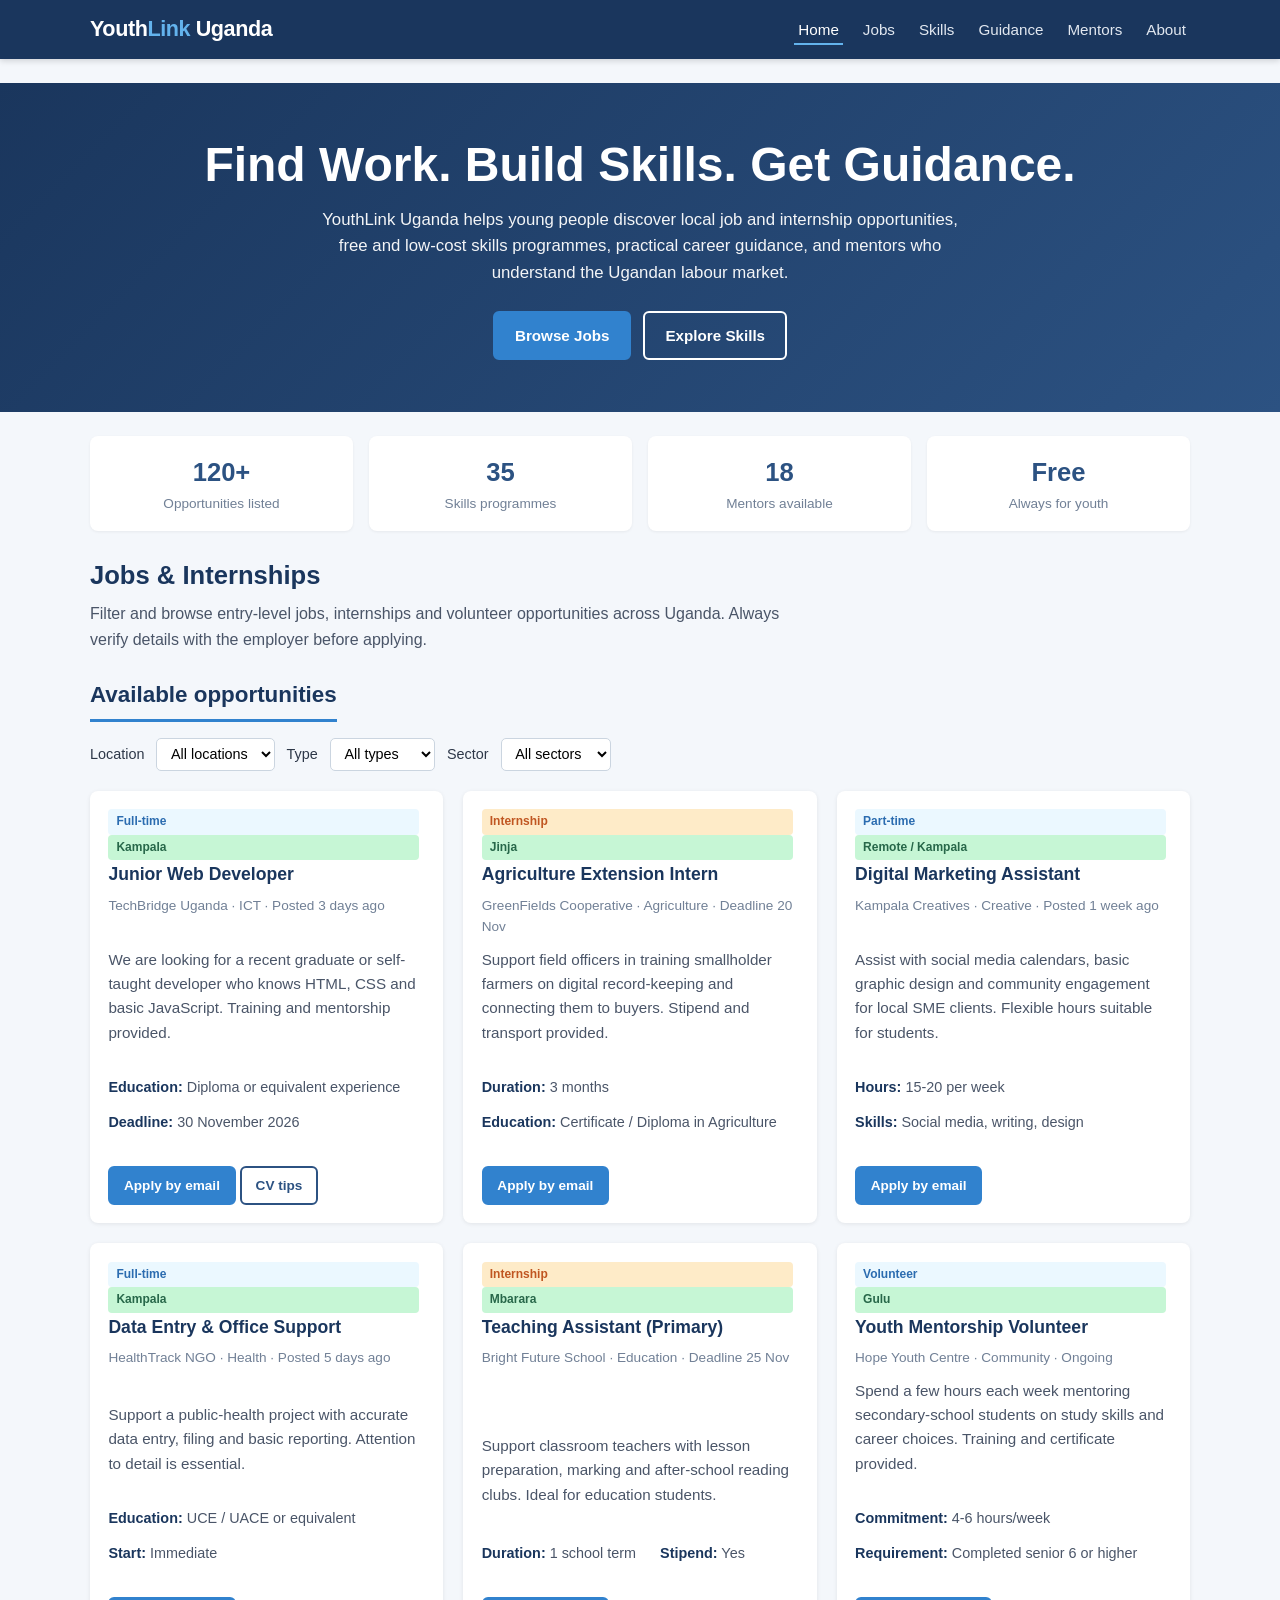
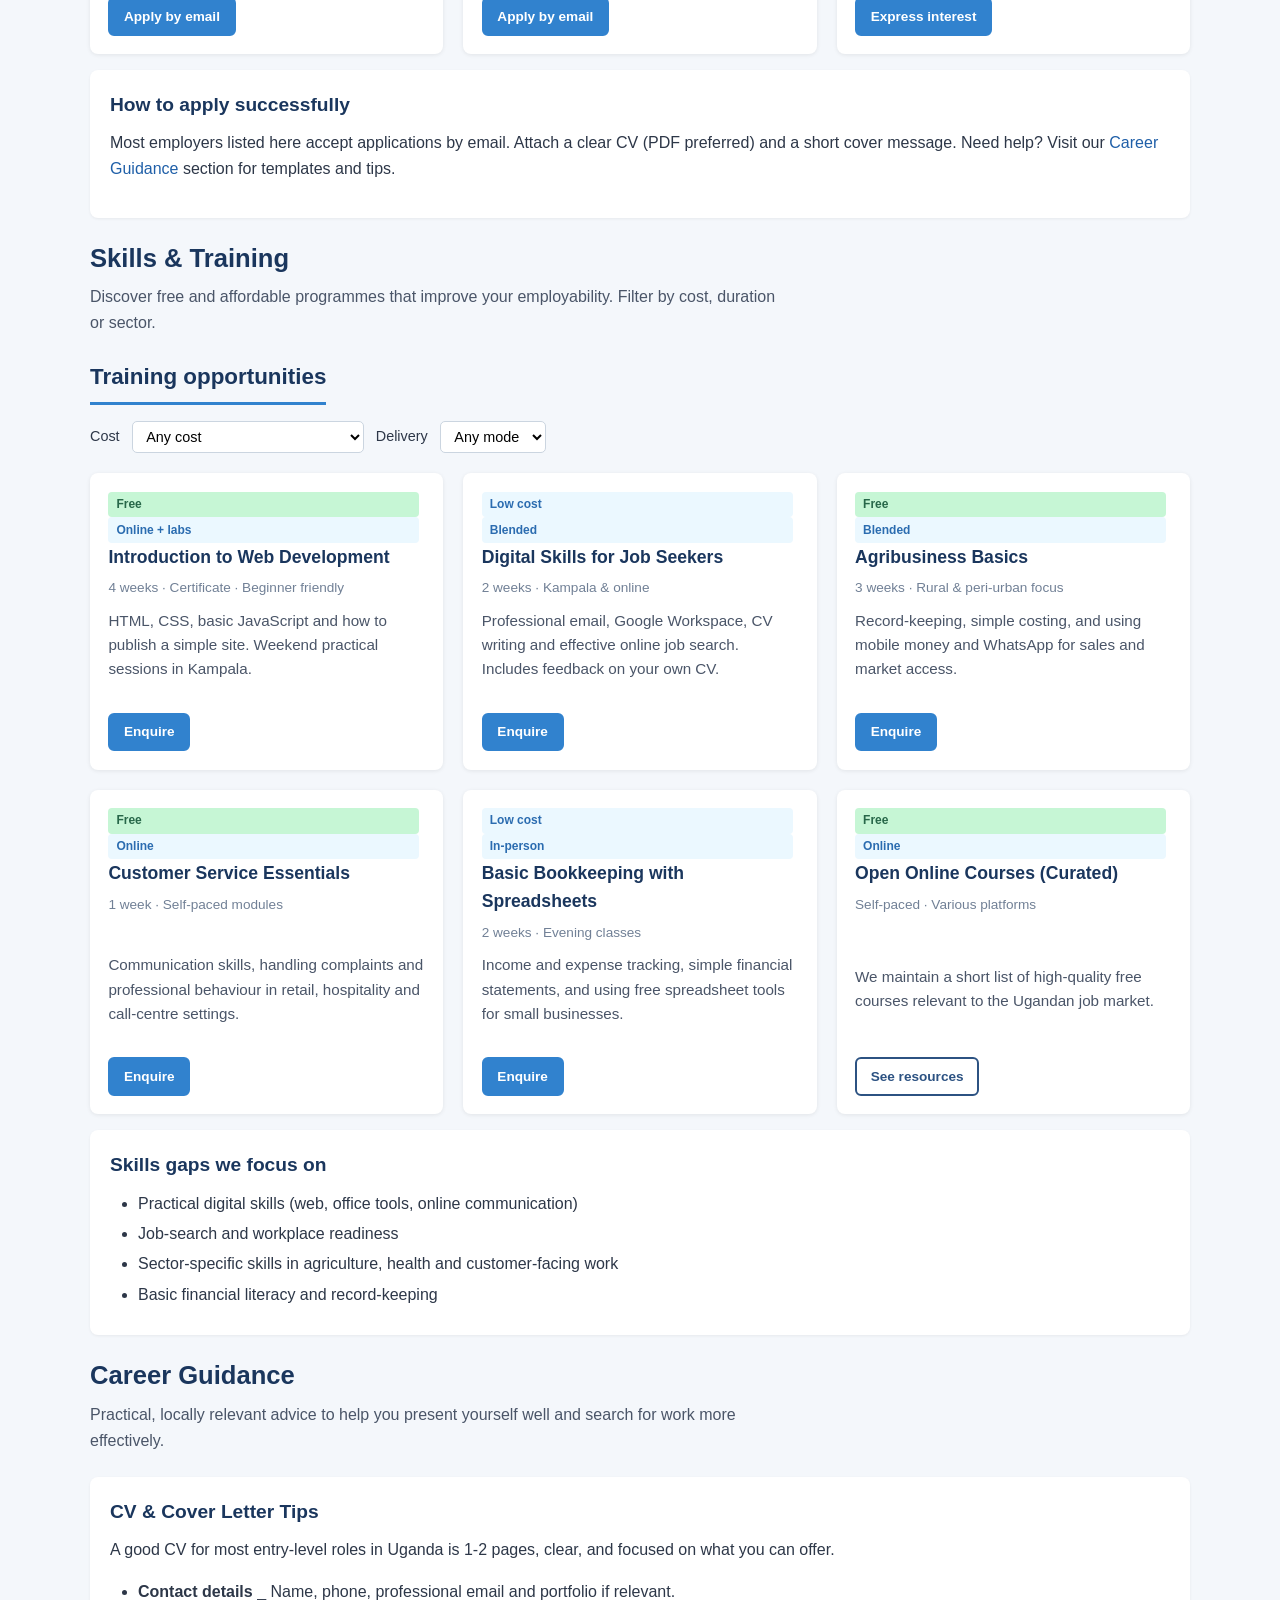
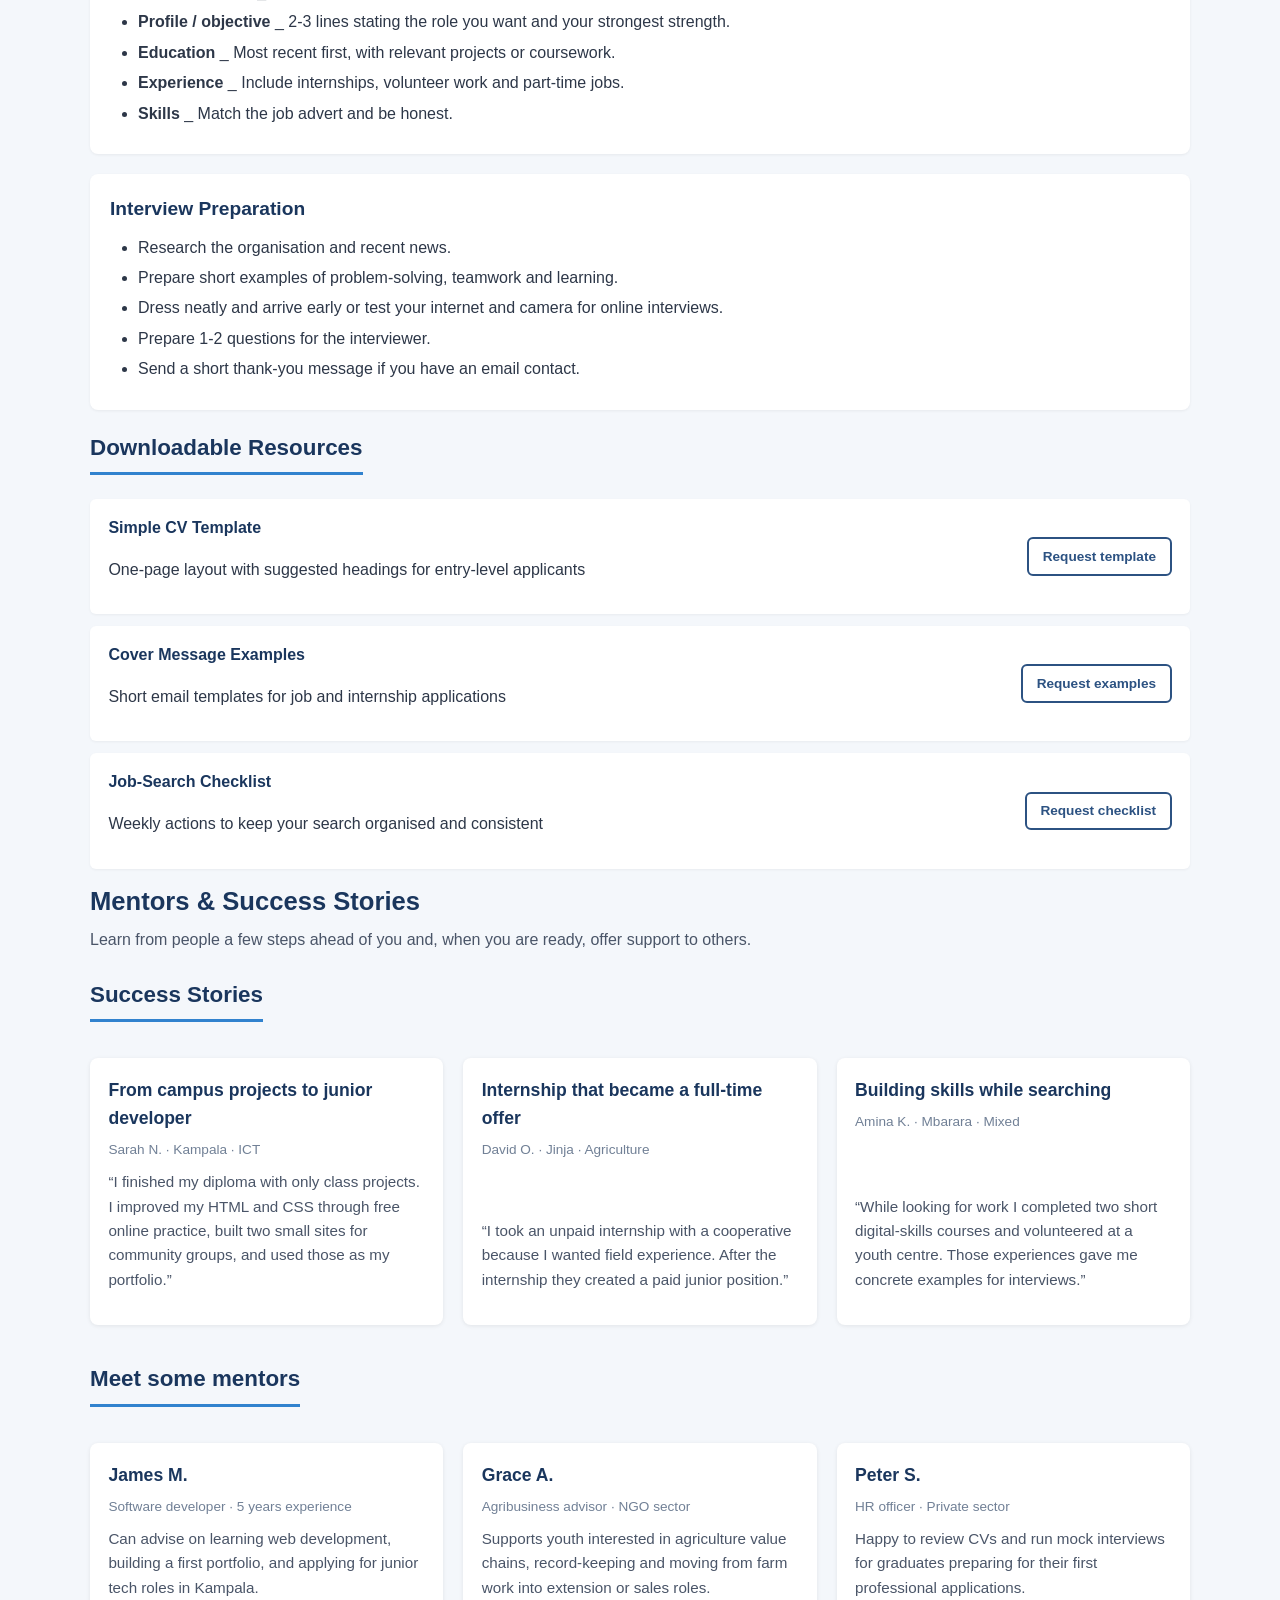
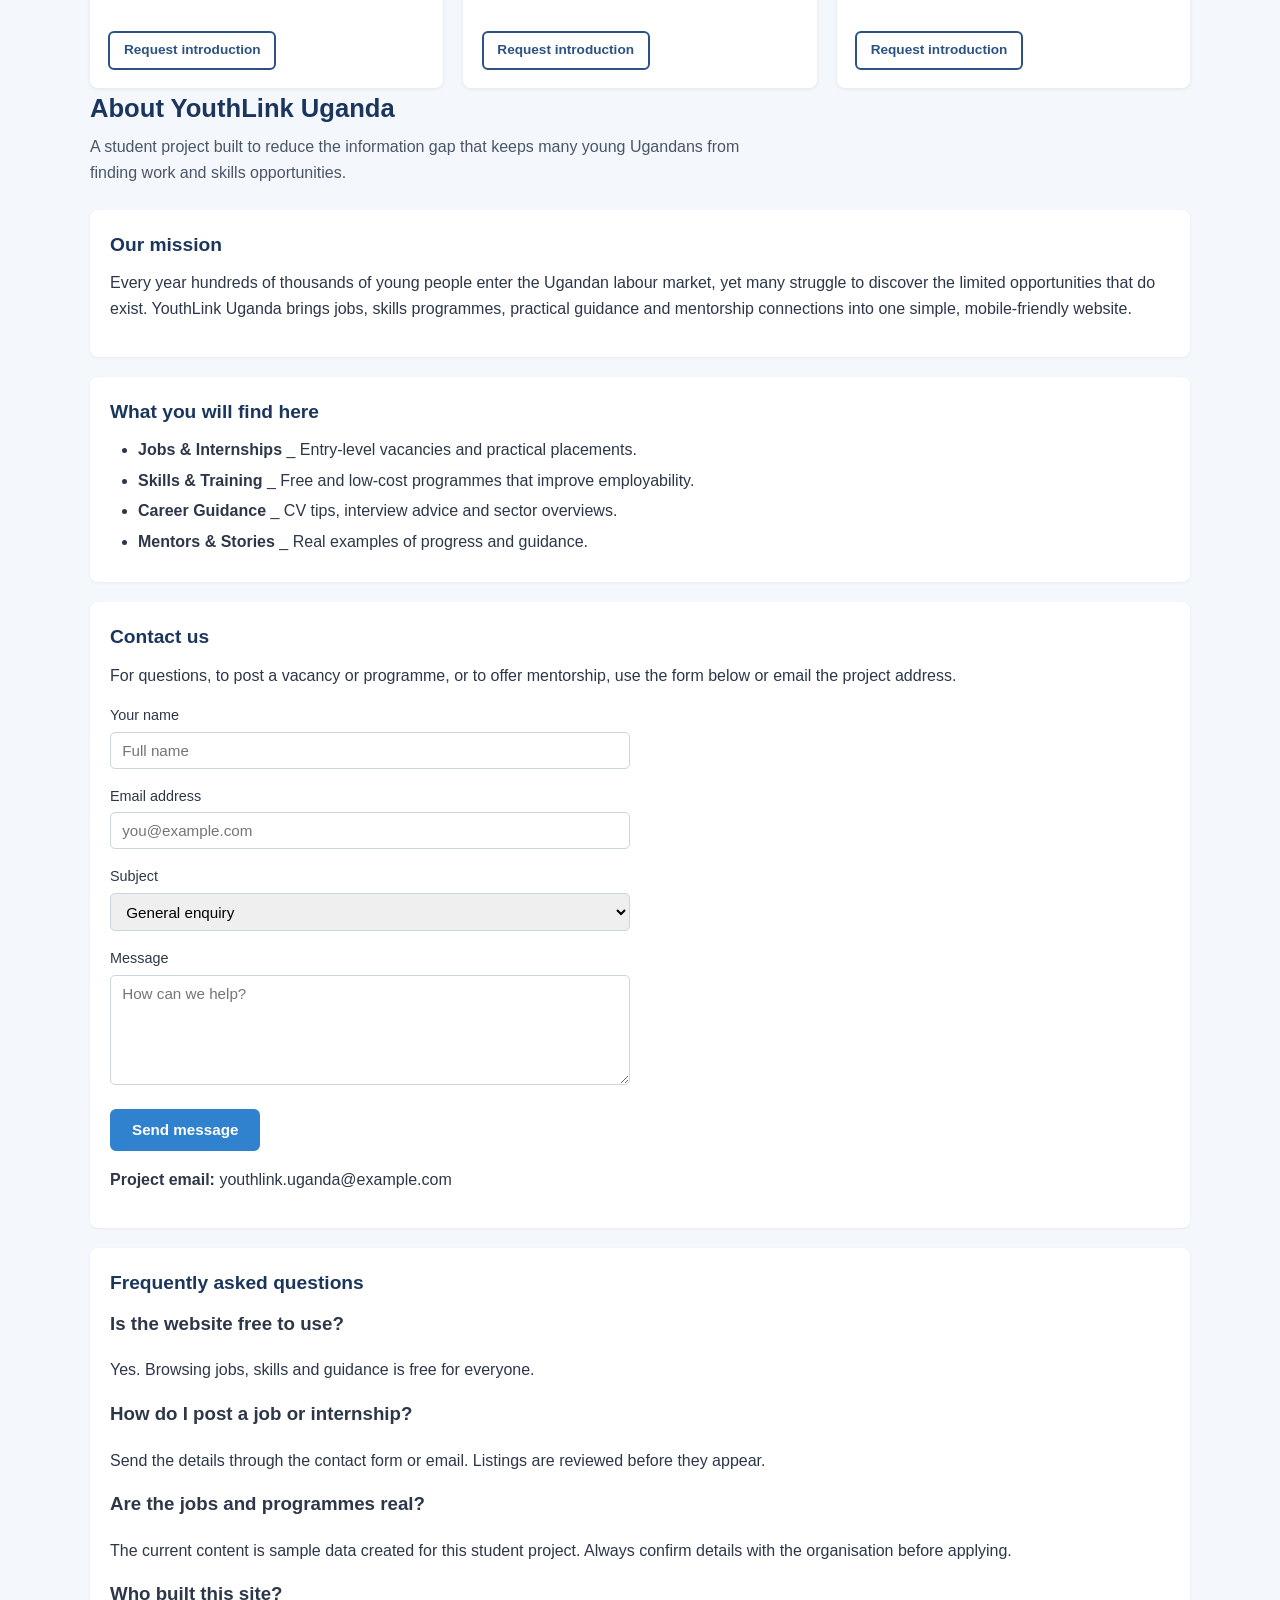
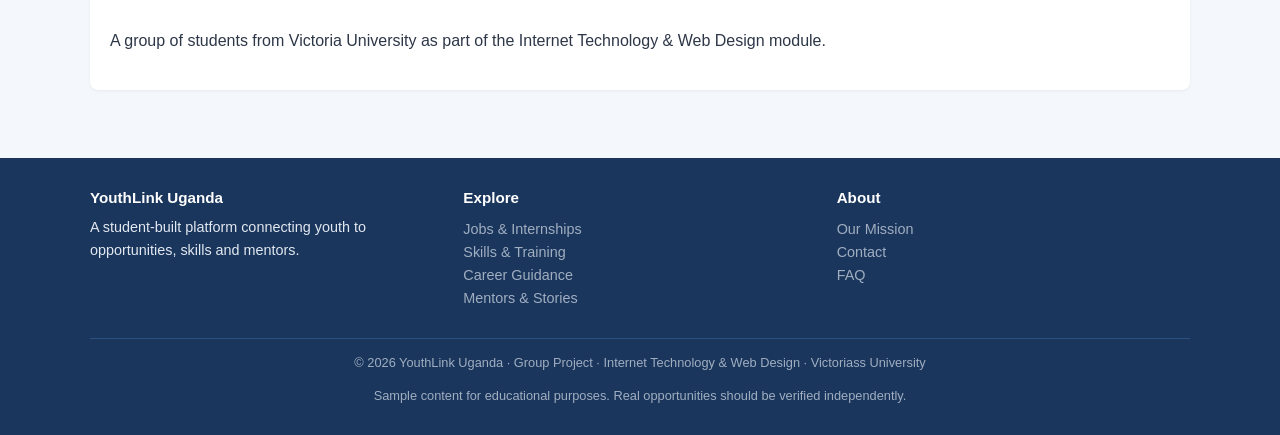
<file: index.html>
<!DOCTYPE html>
<html lang="en">
<head>
  <meta charset="UTF-8">
  <meta name="viewport" content="width=device-width, initial-scale=1.0">
  <meta name="description" content="YouthLink Uganda helps young people discover jobs, skills, guidance and mentors across Uganda.">
  <title>YouthLink Uganda</title>
  <link rel="stylesheet" href="css/styles.css">
</head>
<body>
  <header class="site-header">
    <div class="container header-inner">
      <a href="#home" class="logo">Youth<span>Link</span> Uganda</a>
      <nav class="main-nav" aria-label="Main navigation">
        <ul>
          <li><a href="#home" class="active">Home</a></li>
          <li><a href="#jobs">Jobs</a></li>
          <li><a href="#skills">Skills</a></li>
          <li><a href="#guidance">Guidance</a></li>
          <li><a href="#mentors">Mentors</a></li>
          <li><a href="#about">About</a></li>
        </ul>
      </nav>
    </div>
  </header>

  <main class="main-content">
    <section class="hero" id="home">
      <div class="container">
        <h1>Find Work. Build Skills. Get Guidance.</h1>
        <p>YouthLink Uganda helps young people discover local job and internship opportunities, free and low-cost skills programmes, practical career guidance, and mentors who understand the Ugandan labour market.</p>
        <div class="hero-actions">
          <a href="#jobs" class="btn btn-primary">Browse Jobs</a>
          <a href="#skills" class="btn btn-secondary">Explore Skills</a>
        </div>
      </div>
    </section>

    <div class="container">
      <div class="stats" role="group" aria-label="Key figures">
        <div class="stat-item">
          <div class="stat-number">120+</div>
          <div class="stat-label">Opportunities listed</div>
        </div>
        <div class="stat-item">
          <div class="stat-number">35</div>
          <div class="stat-label">Skills programmes</div>
        </div>
        <div class="stat-item">
          <div class="stat-number">18</div>
          <div class="stat-label">Mentors available</div>
        </div>
        <div class="stat-item">
          <div class="stat-number">Free</div>
          <div class="stat-label">Always for youth</div>
        </div>
      </div>

      <section id="jobs">
        <div class="page-header">
          <h1>Jobs &amp; Internships</h1>
          <p>Filter and browse entry-level jobs, internships and volunteer opportunities across Uganda. Always verify details with the employer before applying.</p>
        </div>

        <h2 class="section-title">Available opportunities</h2>
        <div class="filter-bar" role="search" aria-label="Filter opportunities">
          <label for="location">Location</label>
          <select id="location" name="location">
            <option value="">All locations</option>
            <option>Kampala</option>
            <option>Jinja</option>
            <option>Mbarara</option>
            <option>Gulu</option>
            <option>Remote</option>
          </select>
          <label for="type">Type</label>
          <select id="type" name="type">
            <option value="">All types</option>
            <option>Full-time</option>
            <option>Part-time</option>
            <option>Internship</option>
            <option>Volunteer</option>
          </select>
          <label for="sector">Sector</label>
          <select id="sector" name="sector">
            <option value="">All sectors</option>
            <option>ICT</option>
            <option>Agriculture</option>
            <option>Health</option>
            <option>Education</option>
            <option>Creative</option>
          </select>
        </div>

        <div class="card-grid">
          <article class="card" id="job-webdev">
            <div class="card-body">
              <span class="badge">Full-time</span>
              <span class="badge badge-green">Kampala</span>
              <h3>Junior Web Developer</h3>
              <p class="meta">TechBridge Uganda · ICT · Posted 3 days ago</p>
              <p>We are looking for a recent graduate or self-taught developer who knows HTML, CSS and basic JavaScript. Training and mentorship provided.</p>
              <div class="detail-meta">
                <span><strong>Education:</strong> Diploma or equivalent experience</span>
                <span><strong>Deadline:</strong> 30 November 2026</span>
              </div>
              <div class="card-actions">
                <a href="mailto:careers@techbridge.ug?subject=Junior%20Web%20Developer" class="btn btn-primary btn-sm">Apply by email</a>
                <a href="#guidance" class="btn btn-outline btn-sm">CV tips</a>
              </div>
            </div>
          </article>

          <article class="card">
            <div class="card-body">
              <span class="badge badge-orange">Internship</span>
              <span class="badge badge-green">Jinja</span>
              <h3>Agriculture Extension Intern</h3>
              <p class="meta">GreenFields Cooperative · Agriculture · Deadline 20 Nov</p>
              <p>Support field officers in training smallholder farmers on digital record-keeping and connecting them to buyers. Stipend and transport provided.</p>
              <div class="detail-meta">
                <span><strong>Duration:</strong> 3 months</span>
                <span><strong>Education:</strong> Certificate / Diploma in Agriculture</span>
              </div>
              <div class="card-actions">
                <a href="mailto:interns@greenfields.ug" class="btn btn-primary btn-sm">Apply by email</a>
              </div>
            </div>
          </article>

          <article class="card">
            <div class="card-body">
              <span class="badge">Part-time</span>
              <span class="badge badge-green">Remote / Kampala</span>
              <h3>Digital Marketing Assistant</h3>
              <p class="meta">Kampala Creatives · Creative · Posted 1 week ago</p>
              <p>Assist with social media calendars, basic graphic design and community engagement for local SME clients. Flexible hours suitable for students.</p>
              <div class="detail-meta">
                <span><strong>Hours:</strong> 15-20 per week</span>
                <span><strong>Skills:</strong> Social media, writing, design</span>
              </div>
              <div class="card-actions">
                <a href="mailto:hello@kampalacreatives.ug" class="btn btn-primary btn-sm">Apply by email</a>
              </div>
            </div>
          </article>

          <article class="card">
            <div class="card-body">
              <span class="badge">Full-time</span>
              <span class="badge badge-green">Kampala</span>
              <h3>Data Entry &amp; Office Support</h3>
              <p class="meta">HealthTrack NGO · Health · Posted 5 days ago</p>
              <p>Support a public-health project with accurate data entry, filing and basic reporting. Attention to detail is essential.</p>
              <div class="detail-meta">
                <span><strong>Education:</strong> UCE / UACE or equivalent</span>
                <span><strong>Start:</strong> Immediate</span>
              </div>
              <div class="card-actions">
                <a href="mailto:hr@healthtrack.ug" class="btn btn-primary btn-sm">Apply by email</a>
              </div>
            </div>
          </article>

          <article class="card">
            <div class="card-body">
              <span class="badge badge-orange">Internship</span>
              <span class="badge badge-green">Mbarara</span>
              <h3>Teaching Assistant (Primary)</h3>
              <p class="meta">Bright Future School · Education · Deadline 25 Nov</p>
              <p>Support classroom teachers with lesson preparation, marking and after-school reading clubs. Ideal for education students.</p>
              <div class="detail-meta">
                <span><strong>Duration:</strong> 1 school term</span>
                <span><strong>Stipend:</strong> Yes</span>
              </div>
              <div class="card-actions">
                <a href="mailto:admin@brightfutureschool.ug" class="btn btn-primary btn-sm">Apply by email</a>
              </div>
            </div>
          </article>

          <article class="card">
            <div class="card-body">
              <span class="badge">Volunteer</span>
              <span class="badge badge-green">Gulu</span>
              <h3>Youth Mentorship Volunteer</h3>
              <p class="meta">Hope Youth Centre · Community · Ongoing</p>
              <p>Spend a few hours each week mentoring secondary-school students on study skills and career choices. Training and certificate provided.</p>
              <div class="detail-meta">
                <span><strong>Commitment:</strong> 4-6 hours/week</span>
                <span><strong>Requirement:</strong> Completed senior 6 or higher</span>
              </div>
              <div class="card-actions">
                <a href="mailto:volunteer@hopeyouth.ug" class="btn btn-primary btn-sm">Express interest</a>
              </div>
            </div>
          </article>
        </div>

        <div class="content-block mt-2">
          <h2>How to apply successfully</h2>
          <p>Most employers listed here accept applications by email. Attach a clear CV (PDF preferred) and a short cover message. Need help? Visit our <a href="#guidance">Career Guidance</a> section for templates and tips.</p>
        </div>
      </section>

      <section id="skills">
        <div class="page-header">
          <h1>Skills &amp; Training</h1>
          <p>Discover free and affordable programmes that improve your employability. Filter by cost, duration or sector.</p>
        </div>

        <h2 class="section-title">Training opportunities</h2>
        <div class="filter-bar">
          <label for="cost">Cost</label>
          <select id="cost" name="cost">
            <option value="">Any cost</option>
            <option>Free</option>
            <option>Low cost (under UGX 50,000)</option>
            <option>Paid</option>
          </select>
          <label for="mode">Delivery</label>
          <select id="mode" name="mode">
            <option value="">Any mode</option>
            <option>Online</option>
            <option>In-person</option>
            <option>Blended</option>
          </select>
        </div>

        <div class="card-grid">
          <article class="card">
            <div class="card-body">
              <span class="badge badge-green">Free</span>
              <span class="badge">Online + labs</span>
              <h3>Introduction to Web Development</h3>
              <p class="meta">4 weeks · Certificate · Beginner friendly</p>
              <p>HTML, CSS, basic JavaScript and how to publish a simple site. Weekend practical sessions in Kampala.</p>
              <div class="card-actions">
                <a href="#about" class="btn btn-primary btn-sm">Enquire</a>
              </div>
            </div>
          </article>

          <article class="card">
            <div class="card-body">
              <span class="badge">Low cost</span>
              <span class="badge">Blended</span>
              <h3>Digital Skills for Job Seekers</h3>
              <p class="meta">2 weeks · Kampala &amp; online</p>
              <p>Professional email, Google Workspace, CV writing and effective online job search. Includes feedback on your own CV.</p>
              <div class="card-actions">
                <a href="#about" class="btn btn-primary btn-sm">Enquire</a>
              </div>
            </div>
          </article>

          <article class="card">
            <div class="card-body">
              <span class="badge badge-green">Free</span>
              <span class="badge">Blended</span>
              <h3>Agribusiness Basics</h3>
              <p class="meta">3 weeks · Rural &amp; peri-urban focus</p>
              <p>Record-keeping, simple costing, and using mobile money and WhatsApp for sales and market access.</p>
              <div class="card-actions">
                <a href="#about" class="btn btn-primary btn-sm">Enquire</a>
              </div>
            </div>
          </article>

          <article class="card">
            <div class="card-body">
              <span class="badge badge-green">Free</span>
              <span class="badge">Online</span>
              <h3>Customer Service Essentials</h3>
              <p class="meta">1 week · Self-paced modules</p>
              <p>Communication skills, handling complaints and professional behaviour in retail, hospitality and call-centre settings.</p>
              <div class="card-actions">
                <a href="#about" class="btn btn-primary btn-sm">Enquire</a>
              </div>
            </div>
          </article>

          <article class="card">
            <div class="card-body">
              <span class="badge">Low cost</span>
              <span class="badge">In-person</span>
              <h3>Basic Bookkeeping with Spreadsheets</h3>
              <p class="meta">2 weeks · Evening classes</p>
              <p>Income and expense tracking, simple financial statements, and using free spreadsheet tools for small businesses.</p>
              <div class="card-actions">
                <a href="#about" class="btn btn-primary btn-sm">Enquire</a>
              </div>
            </div>
          </article>

          <article class="card">
            <div class="card-body">
              <span class="badge badge-green">Free</span>
              <span class="badge">Online</span>
              <h3>Open Online Courses (Curated)</h3>
              <p class="meta">Self-paced · Various platforms</p>
              <p>We maintain a short list of high-quality free courses relevant to the Ugandan job market.</p>
              <div class="card-actions">
                <a href="#guidance" class="btn btn-outline btn-sm">See resources</a>
              </div>
            </div>
          </article>
        </div>

        <div class="content-block mt-2">
          <h2>Skills gaps we focus on</h2>
          <ul>
            <li>Practical digital skills (web, office tools, online communication)</li>
            <li>Job-search and workplace readiness</li>
            <li>Sector-specific skills in agriculture, health and customer-facing work</li>
            <li>Basic financial literacy and record-keeping</li>
          </ul>
        </div>
      </section>

      <section id="guidance">
        <div class="page-header">
          <h1>Career Guidance</h1>
          <p>Practical, locally relevant advice to help you present yourself well and search for work more effectively.</p>
        </div>

        <div class="content-block">
          <h2>CV &amp; Cover Letter Tips</h2>
          <p>A good CV for most entry-level roles in Uganda is 1-2 pages, clear, and focused on what you can offer.</p>
          <ul>
            <li><strong>Contact details</strong> _ Name, phone, professional email and portfolio if relevant.</li>
            <li><strong>Profile / objective</strong> _ 2-3 lines stating the role you want and your strongest strength.</li>
            <li><strong>Education</strong> _ Most recent first, with relevant projects or coursework.</li>
            <li><strong>Experience</strong> _ Include internships, volunteer work and part-time jobs.</li>
            <li><strong>Skills</strong> _ Match the job advert and be honest.</li>
          </ul>
        </div>

        <div class="content-block">
          <h2>Interview Preparation</h2>
          <ul>
            <li>Research the organisation and recent news.</li>
            <li>Prepare short examples of problem-solving, teamwork and learning.</li>
            <li>Dress neatly and arrive early or test your internet and camera for online interviews.</li>
            <li>Prepare 1-2 questions for the interviewer.</li>
            <li>Send a short thank-you message if you have an email contact.</li>
          </ul>
        </div>

        <h2 class="section-title">Downloadable Resources</h2>
        <ul class="resource-list">
          <li>
            <div>
              <h3>Simple CV Template</h3>
              <p class="meta">One-page layout with suggested headings for entry-level applicants</p>
            </div>
            <a href="#about" class="btn btn-outline btn-sm">Request template</a>
          </li>
          <li>
            <div>
              <h3>Cover Message Examples</h3>
              <p class="meta">Short email templates for job and internship applications</p>
            </div>
            <a href="#about" class="btn btn-outline btn-sm">Request examples</a>
          </li>
          <li>
            <div>
              <h3>Job-Search Checklist</h3>
              <p class="meta">Weekly actions to keep your search organised and consistent</p>
            </div>
            <a href="#about" class="btn btn-outline btn-sm">Request checklist</a>
          </li>
        </ul>
      </section>

      <section id="mentors">
        <div class="page-header">
          <h1>Mentors &amp; Success Stories</h1>
          <p>Learn from people a few steps ahead of you and, when you are ready, offer support to others.</p>
        </div>

        <h2 class="section-title">Success Stories</h2>
        <div class="card-grid">
          <article class="card">
            <div class="card-body">
              <h3>From campus projects to junior developer</h3>
              <p class="meta">Sarah N. · Kampala · ICT</p>
              <p>“I finished my diploma with only class projects. I improved my HTML and CSS through free online practice, built two small sites for community groups, and used those as my portfolio.&rdquo;</p>
            </div>
          </article>
          <article class="card">
            <div class="card-body">
              <h3>Internship that became a full-time offer</h3>
              <p class="meta">David O. · Jinja · Agriculture</p>
              <p>“I took an unpaid internship with a cooperative because I wanted field experience. After the internship they created a paid junior position.&rdquo;</p>
            </div>
          </article>
          <article class="card">
            <div class="card-body">
              <h3>Building skills while searching</h3>
              <p class="meta">Amina K. · Mbarara · Mixed</p>
              <p>“While looking for work I completed two short digital-skills courses and volunteered at a youth centre. Those experiences gave me concrete examples for interviews.&rdquo;</p>
            </div>
          </article>
        </div>

        <h2 class="section-title" style="margin-top: 2.25rem;">Meet some mentors</h2>
        <div class="card-grid">
          <article class="card">
            <div class="card-body">
              <h3>James M.</h3>
              <p class="meta">Software developer · 5 years experience</p>
              <p>Can advise on learning web development, building a first portfolio, and applying for junior tech roles in Kampala.</p>
              <div class="card-actions">
                <a href="#about" class="btn btn-outline btn-sm">Request introduction</a>
              </div>
            </div>
          </article>
          <article class="card">
            <div class="card-body">
              <h3>Grace A.</h3>
              <p class="meta">Agribusiness advisor · NGO sector</p>
              <p>Supports youth interested in agriculture value chains, record-keeping and moving from farm work into extension or sales roles.</p>
              <div class="card-actions">
                <a href="#about" class="btn btn-outline btn-sm">Request introduction</a>
              </div>
            </div>
          </article>
          <article class="card">
            <div class="card-body">
              <h3>Peter S.</h3>
              <p class="meta">HR officer · Private sector</p>
              <p>Happy to review CVs and run mock interviews for graduates preparing for their first professional applications.</p>
              <div class="card-actions">
                <a href="#about" class="btn btn-outline btn-sm">Request introduction</a>
              </div>
            </div>
          </article>
        </div>
      </section>

      <section id="about">
        <div class="page-header">
          <h1>About YouthLink Uganda</h1>
          <p>A student project built to reduce the information gap that keeps many young Ugandans from finding work and skills opportunities.</p>
        </div>

        <div class="content-block">
          <h2>Our mission</h2>
          <p>Every year hundreds of thousands of young people enter the Ugandan labour market, yet many struggle to discover the limited opportunities that do exist. YouthLink Uganda brings jobs, skills programmes, practical guidance and mentorship connections into one simple, mobile-friendly website.</p>
        </div>

        <div class="content-block">
          <h2>What you will find here</h2>
          <ul>
            <li><strong>Jobs &amp; Internships</strong> _ Entry-level vacancies and practical placements.</li>
            <li><strong>Skills &amp; Training</strong> _ Free and low-cost programmes that improve employability.</li>
            <li><strong>Career Guidance</strong> _ CV tips, interview advice and sector overviews.</li>
            <li><strong>Mentors &amp; Stories</strong> _ Real examples of progress and guidance.</li>
          </ul>
        </div>

        <div class="content-block" id="contact">
          <h2>Contact us</h2>
          <p>For questions, to post a vacancy or programme, or to offer mentorship, use the form below or email the project address.</p>
          <form action="#" method="post" style="max-width: 520px; margin-top: 1rem;">
            <div class="form-group">
              <label for="name">Your name</label>
              <input type="text" id="name" name="name" required placeholder="Full name">
            </div>
            <div class="form-group">
              <label for="email">Email address</label>
              <input type="email" id="email" name="email" required placeholder="you@example.com">
            </div>
            <div class="form-group">
              <label for="subject">Subject</label>
              <select id="subject" name="subject">
                <option value="general">General enquiry</option>
                <option value="job">Post a job / internship</option>
                <option value="programme">List a skills programme</option>
                <option value="mentor">Become a mentor</option>
                <option value="feedback">Feedback on the site</option>
              </select>
            </div>
            <div class="form-group">
              <label for="message">Message</label>
              <textarea id="message" name="message" required placeholder="How can we help?"></textarea>
            </div>
            <button type="submit" class="btn btn-primary">Send message</button>
          </form>
          <p class="mt-2"><strong>Project email:</strong> youthlink.uganda@example.com</p>
        </div>

        <div class="content-block" id="faq">
          <h2>Frequently asked questions</h2>
          <h3>Is the website free to use?</h3>
          <p>Yes. Browsing jobs, skills and guidance is free for everyone.</p>

          <h3>How do I post a job or internship?</h3>
          <p>Send the details through the contact form or email. Listings are reviewed before they appear.</p>

          <h3>Are the jobs and programmes real?</h3>
          <p>The current content is sample data created for this student project. Always confirm details with the organisation before applying.</p>

          <h3>Who built this site?</h3>
          <p>A group of students from Victoria University as part of the Internet Technology &amp; Web Design module.</p>
        </div>
      </section>
    </div>
  </main>

  <footer class="site-footer">
    <div class="container">
      <div class="footer-grid">
        <div>
          <h3>YouthLink Uganda</h3>
          <p>A student-built platform connecting youth to opportunities, skills and mentors.</p>
        </div>
        <div>
          <h3>Explore</h3>
          <ul>
            <li><a href="#jobs">Jobs &amp; Internships</a></li>
            <li><a href="#skills">Skills &amp; Training</a></li>
            <li><a href="#guidance">Career Guidance</a></li>
            <li><a href="#mentors">Mentors &amp; Stories</a></li>
          </ul>
        </div>
        <div>
          <h3>About</h3>
          <ul>
            <li><a href="#about">Our Mission</a></li>
            <li><a href="#contact">Contact</a></li>
            <li><a href="#faq">FAQ</a></li>
          </ul>
        </div>
      </div>
      <div class="footer-bottom">
        <p>&copy; 2026 YouthLink Uganda · Group Project · Internet Technology &amp; Web Design · Victoriass University</p>
        <p>Sample content for educational purposes. Real opportunities should be verified independently.</p>
      </div>
    </div>
  </footer>
</body>
</html>
</file>
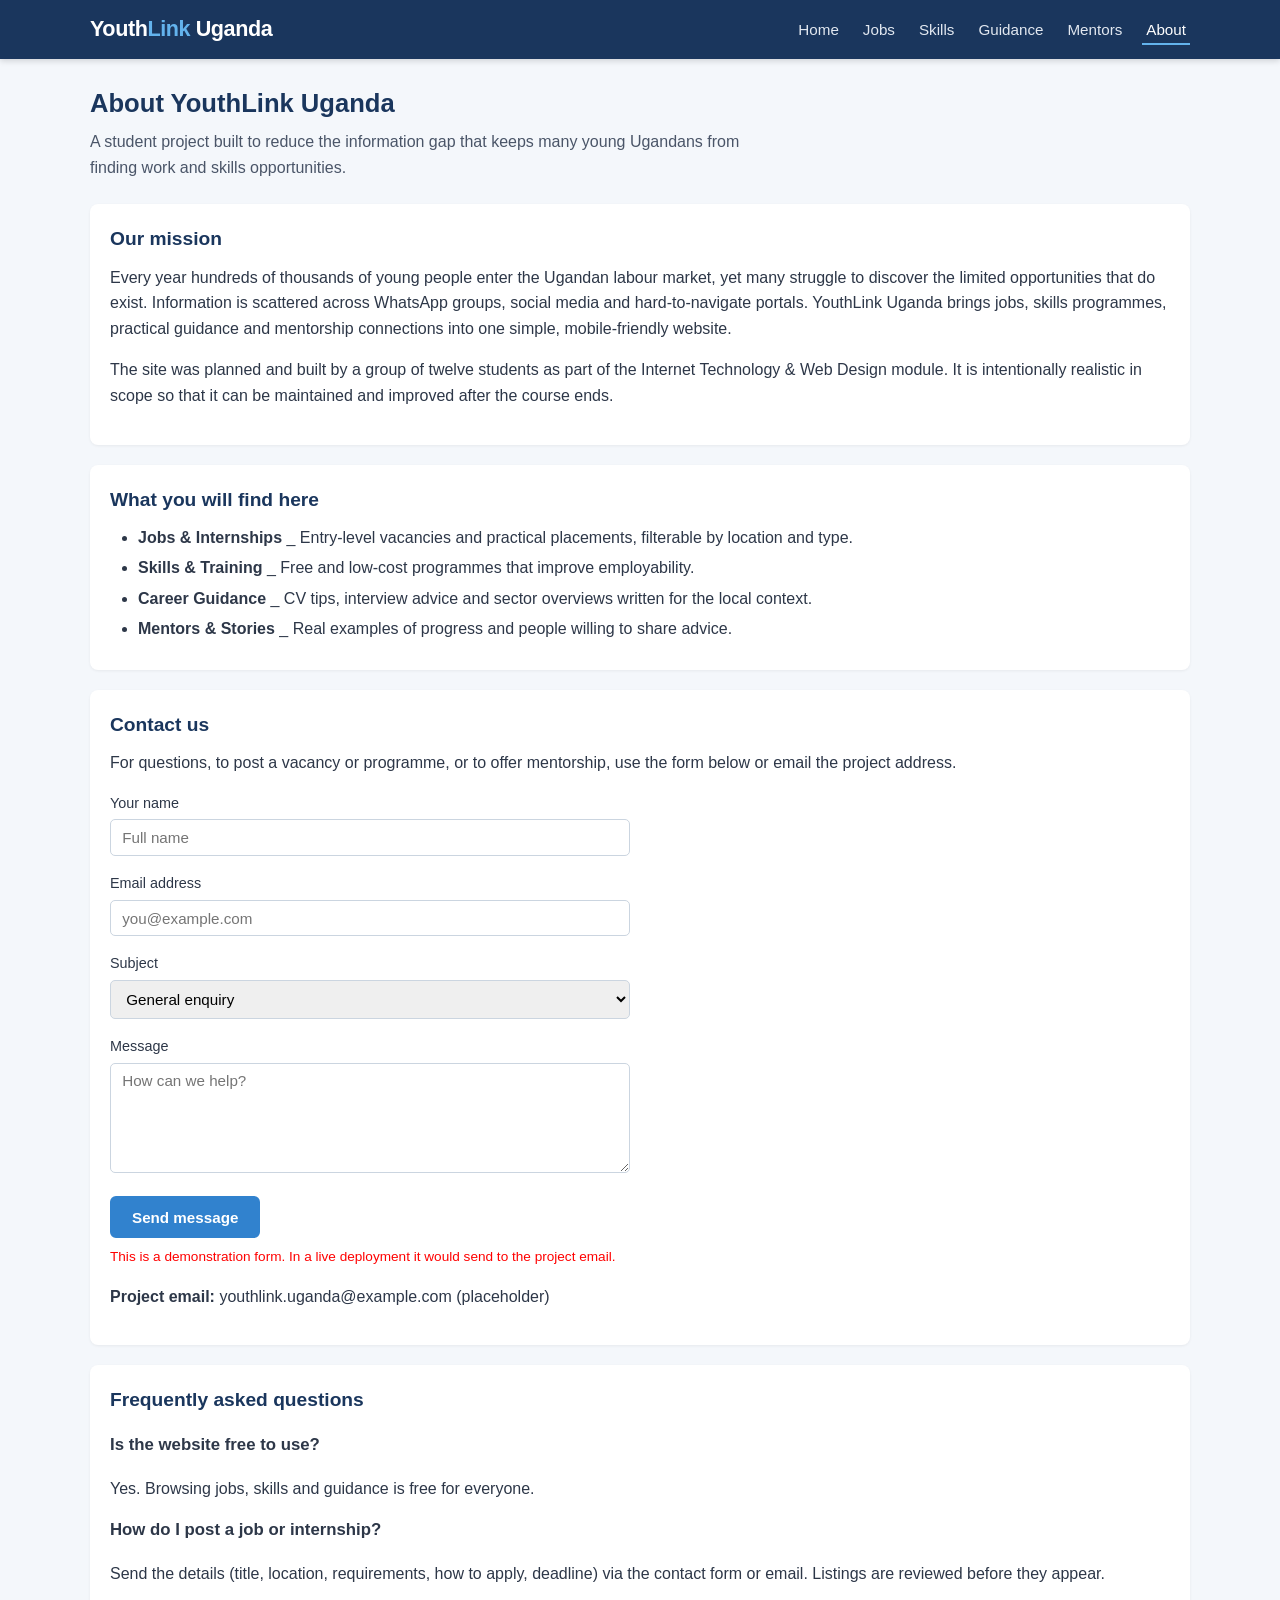
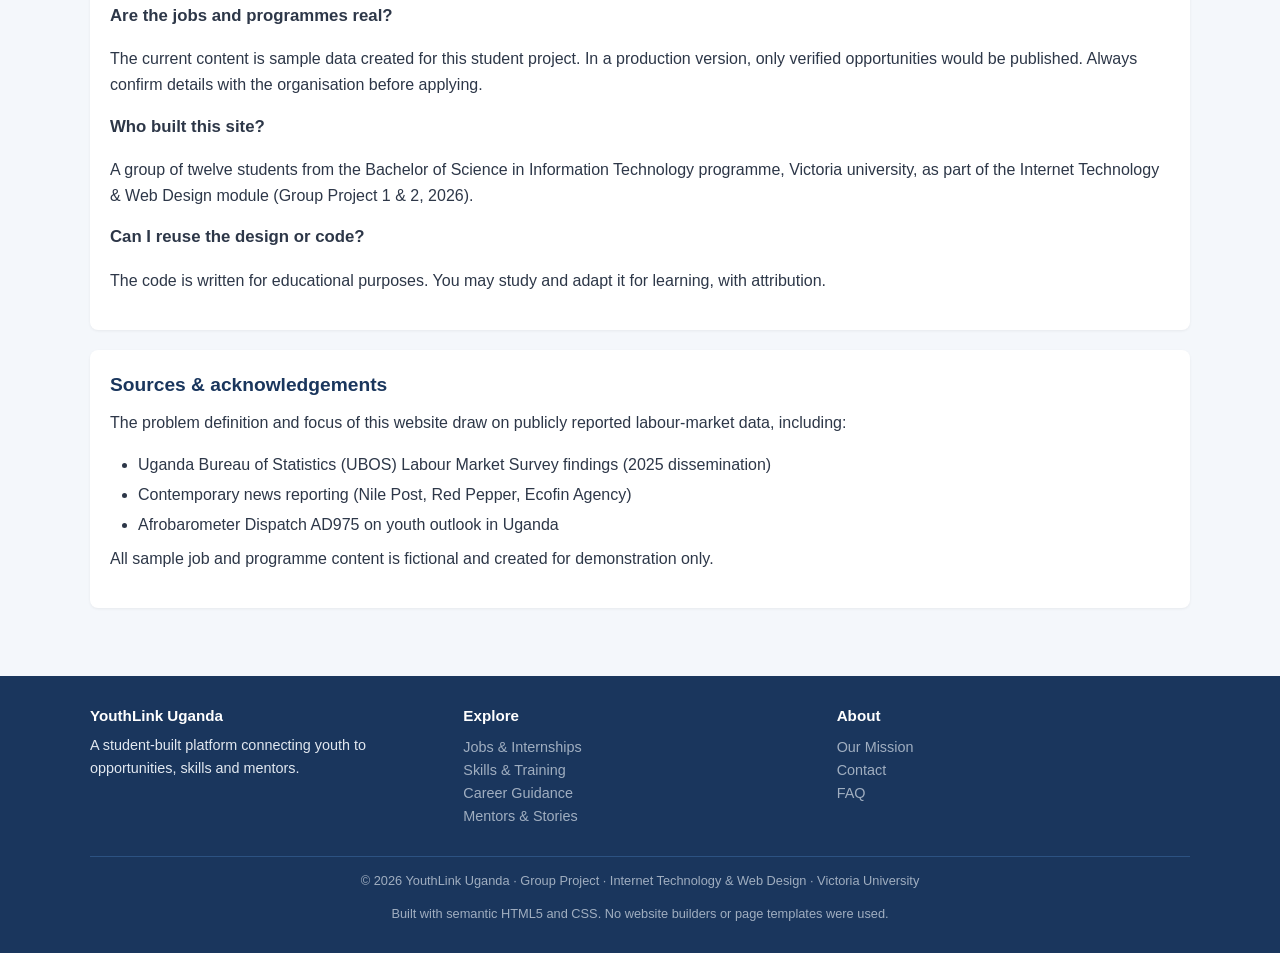
<file: about.html>
<!DOCTYPE html>
<html lang="en">

<head>
  <meta charset="UTF-8">
  <meta name="viewport" content="width=device-width, initial-scale=1.0">
  <meta name="description" content="About YouthLink Uganda - mission, contact and frequently asked questions.">
  <title>About - YouthLink Uganda</title>
  <link rel="stylesheet" href="css/styles.css">
</head>

<body>
  <header class="site-header">
    <div class="container header-inner">
      <a href="index.html" class="logo">Youth<span>Link</span> Uganda</a>
      <nav class="main-nav" aria-label="Main navigation">
        <ul>
          <li><a href="index.html">Home</a></li>
          <li><a href="jobs.html">Jobs</a></li>
          <li><a href="skills.html">Skills</a></li>
          <li><a href="guidance.html">Guidance</a></li>
          <li><a href="mentors.html">Mentors</a></li>
          <li><a href="about.html" class="active">About</a></li>
        </ul>
      </nav>
    </div>
  </header>

  <main class="main-content">
    <div class="container">
      <div class="page-header">
        <h1>About YouthLink Uganda</h1>
        <p>A student project built to reduce the information gap that keeps many young Ugandans from finding work and
          skills opportunities.</p>
      </div>

      <div class="content-block">
        <h2>Our mission</h2>
        <p>Every year hundreds of thousands of young people enter the Ugandan labour market, yet many struggle to
          discover the limited opportunities that do exist. Information is scattered across WhatsApp groups, social
          media and hard-to-navigate portals. YouthLink Uganda brings jobs, skills programmes, practical guidance and
          mentorship connections into one simple, mobile-friendly website.</p>
        <p class="mt-1">The site was planned and built by a group of twelve students as part of the Internet Technology
          &amp; Web Design module. It is intentionally realistic in scope so that it can be maintained and improved
          after the course ends.</p>
      </div>

      <div class="content-block">
        <h2>What you will find here</h2>
        <ul>
          <li><strong>Jobs &amp; Internships</strong> _ Entry-level vacancies and practical placements, filterable by
            location and type.</li>
          <li><strong>Skills &amp; Training</strong> _ Free and low-cost programmes that improve employability.</li>
          <li><strong>Career Guidance</strong> _ CV tips, interview advice and sector overviews written for the local
            context.</li>
          <li><strong>Mentors &amp; Stories</strong> _ Real examples of progress and people willing to share advice.
          </li>
        </ul>
      </div>

      <!-- Contact -->
      <div class="content-block" id="contact">
        <h2>Contact us</h2>
        <p>For questions, to post a vacancy or programme, or to offer mentorship, use the form below or email the
          project address.</p>
        <form action="#" method="post" style="max-width: 520px; margin-top: 1rem;">
          <div class="form-group">
            <label for="name">Your name</label>
            <input type="text" id="name" name="name" required placeholder="Full name">
          </div>
          <div class="form-group">
            <label for="email">Email address</label>
            <input type="email" id="email" name="email" required placeholder="you@example.com">
          </div>
          <div class="form-group">
            <label for="subject">Subject</label>
            <select id="subject" name="subject">
              <option value="general">General enquiry</option>
              <option value="job">Post a job / internship</option>
              <option value="programme">List a skills programme</option>
              <option value="mentor">Become a mentor</option>
              <option value="feedback">Feedback on the site</option>
            </select>
          </div>
          <div class="form-group">
            <label for="message">Message</label>
            <textarea id="message" name="message" required placeholder="How can we help?"></textarea>
          </div>
          <button type="submit" class="btn btn-primary">Send message</button>
          <p class="mt-1" style="font-size: 0.85rem; color: red;">This is a demonstration form. In a live deployment it
            would send to the project email.</p>
        </form>
        <p class="mt-2"><strong>Project email:</strong> youthlink.uganda@example.com (placeholder)</p>
      </div>

      <!-- FAQ -->
      <div class="content-block" id="faq">
        <h2>Frequently asked questions</h2>
        <h3 style="font-size: 1.05rem; margin-top: 1rem;">Is the website free to use?</h3>
        <p>Yes. Browsing jobs, skills and guidance is free for everyone.</p>

        <h3 style="font-size: 1.05rem; margin-top: 1rem;">How do I post a job or internship?</h3>
        <p>Send the details (title, location, requirements, how to apply, deadline) via the contact form or email.
          Listings are reviewed before they appear.</p>

        <h3 style="font-size: 1.05rem; margin-top: 1rem;">Are the jobs and programmes real?</h3>
        <p>The current content is sample data created for this student project. In a production version, only verified
          opportunities would be published. Always confirm details with the organisation before applying.</p>

        <h3 style="font-size: 1.05rem; margin-top: 1rem;">Who built this site?</h3>
        <p>A group of twelve students from the Bachelor of Science in Information Technology programme, Victoria
          university, as part of the Internet Technology &amp; Web Design module (Group Project 1 &amp; 2, 2026).</p>

        <h3 style="font-size: 1.05rem; margin-top: 1rem;">Can I reuse the design or code?</h3>
        <p>The code is written for educational purposes. You may study and adapt it for learning, with attribution.</p>
      </div>

      <div class="content-block">
        <h2>Sources &amp; acknowledgements</h2>
        <p>The problem definition and focus of this website draw on publicly reported labour-market data, including:</p>
        <ul>
          <li>Uganda Bureau of Statistics (UBOS) Labour Market Survey findings (2025 dissemination)</li>
          <li>Contemporary news reporting (Nile Post, Red Pepper, Ecofin Agency)</li>
          <li>Afrobarometer Dispatch AD975 on youth outlook in Uganda</li>
        </ul>
        <p class="mt-1">All sample job and programme content is fictional and created for demonstration only.</p>
      </div>
    </div>
  </main>

  <footer class="site-footer">
    <div class="container">
      <div class="footer-grid">
        <div>
          <h3>YouthLink Uganda</h3>
          <p>A student-built platform connecting youth to opportunities, skills and mentors.</p>
        </div>
        <div>
          <h3>Explore</h3>
          <ul>
            <li><a href="jobs.html">Jobs &amp; Internships</a></li>
            <li><a href="skills.html">Skills &amp; Training</a></li>
            <li><a href="guidance.html">Career Guidance</a></li>
            <li><a href="mentors.html">Mentors &amp; Stories</a></li>
          </ul>
        </div>
        <div>
          <h3>About</h3>
          <ul>
            <li><a href="about.html">Our Mission</a></li>
            <li><a href="about.html#contact">Contact</a></li>
            <li><a href="about.html#faq">FAQ</a></li>
          </ul>
        </div>
      </div>
      <div class="footer-bottom">
        <p>&copy; 2026 YouthLink Uganda · Group Project · Internet Technology &amp; Web Design · Victoria University</p>
        <p>Built with semantic HTML5 and CSS. No website builders or page templates were used.</p>
      </div>
    </div>
  </footer>
</body>

</html>
</file>
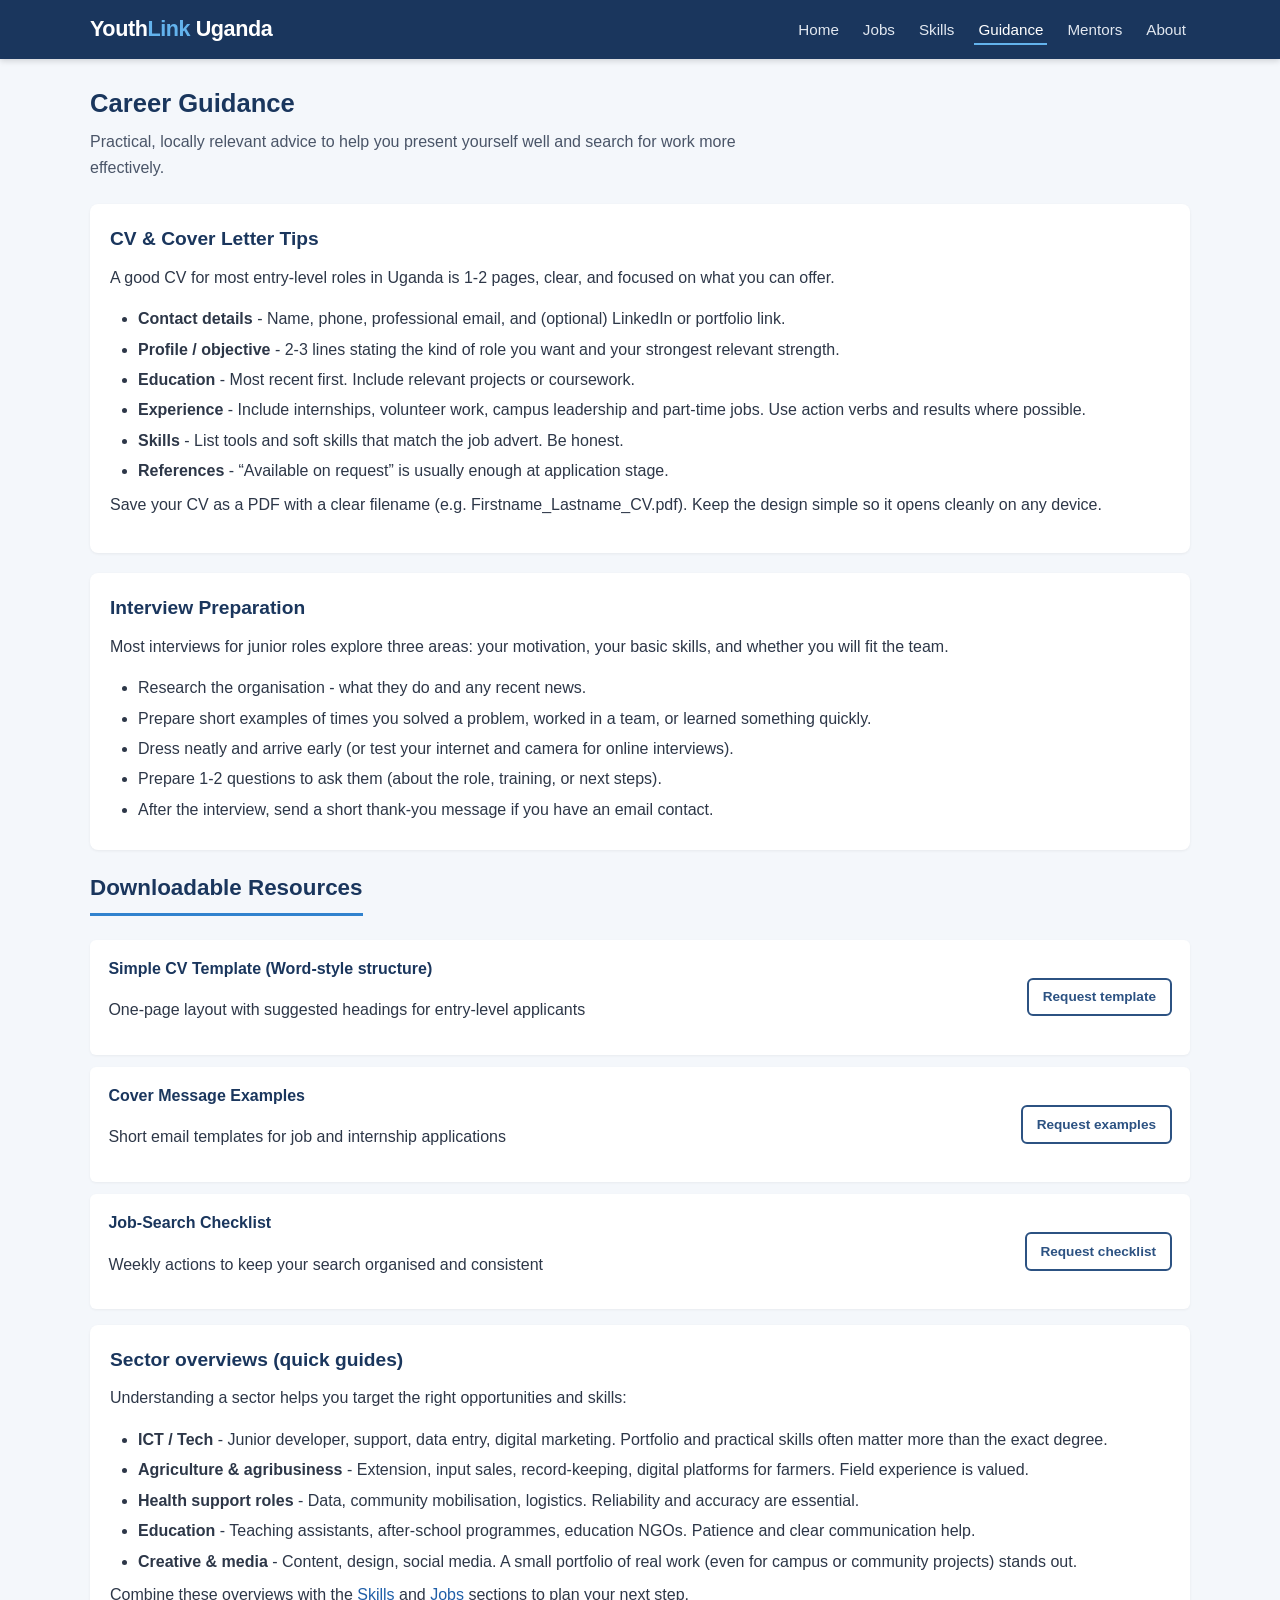
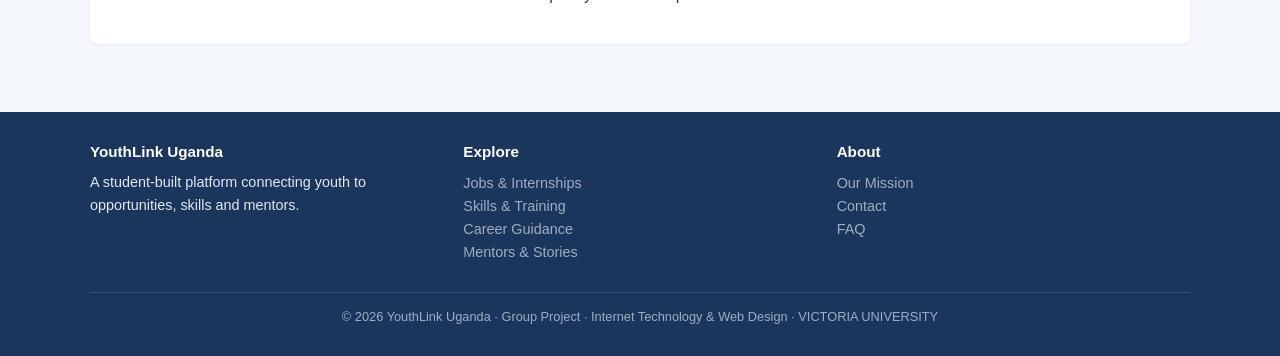
<file: guidance.html>
<!DOCTYPE html>
<html lang="en">
<head>
  <meta charset="UTF-8">
  <meta name="viewport" content="width=device-width, initial-scale=1.0">
  <meta name="description" content="Practical career guidance, CV templates and interview tips for Ugandan youth – YouthLink Uganda.">
  <title>Career Guidance - YouthLink Uganda</title>
  <link rel="stylesheet" href="css/styles.css">
</head>
<body>
  <header class="site-header">
    <div class="container header-inner">
      <a href="index.html" class="logo">Youth<span>Link</span> Uganda</a>
      <nav class="main-nav" aria-label="Main navigation">
        <ul>
          <li><a href="index.html">Home</a></li>
          <li><a href="jobs.html">Jobs</a></li>
          <li><a href="skills.html">Skills</a></li>
          <li><a href="guidance.html" class="active">Guidance</a></li>
          <li><a href="mentors.html">Mentors</a></li>
          <li><a href="about.html">About</a></li>
        </ul>
      </nav>
    </div>
  </header>

  <main class="main-content">
    <div class="container">
      <div class="page-header">
        <h1>Career Guidance</h1>
        <p>Practical, locally relevant advice to help you present yourself well and search for work more effectively.</p>
      </div>

      <div class="content-block">
        <h2>CV &amp; Cover Letter Tips</h2>
        <p>A good CV for most entry-level roles in Uganda is 1-2 pages, clear, and focused on what you can offer.</p>
        <ul>
          <li><strong>Contact details</strong> - Name, phone, professional email, and (optional) LinkedIn or portfolio link.</li>
          <li><strong>Profile / objective</strong> - 2-3 lines stating the kind of role you want and your strongest relevant strength.</li>
          <li><strong>Education</strong> - Most recent first. Include relevant projects or coursework.</li>
          <li><strong>Experience</strong> - Include internships, volunteer work, campus leadership and part-time jobs. Use action verbs and results where possible.</li>
          <li><strong>Skills</strong> - List tools and soft skills that match the job advert. Be honest.</li>
          <li><strong>References</strong> - “Available on request&rdquo; is usually enough at application stage.</li>
        </ul>
        <p class="mt-1">Save your CV as a PDF with a clear filename (e.g. Firstname_Lastname_CV.pdf). Keep the design simple so it opens cleanly on any device.</p>
      </div>

      <div class="content-block">
        <h2>Interview Preparation</h2>
        <p>Most interviews for junior roles explore three areas: your motivation, your basic skills, and whether you will fit the team.</p>
        <ul>
          <li>Research the organisation - what they do and any recent news.</li>
          <li>Prepare short examples of times you solved a problem, worked in a team, or learned something quickly.</li>
          <li>Dress neatly and arrive early (or test your internet and camera for online interviews).</li>
          <li>Prepare 1-2 questions to ask them (about the role, training, or next steps).</li>
          <li>After the interview, send a short thank-you message if you have an email contact.</li>
        </ul>
      </div>

      <h2 class="section-title">Downloadable Resources</h2>
      <ul class="resource-list">
        <li>
          <div>
            <h3>Simple CV Template (Word-style structure)</h3>
            <p class="meta">One-page layout with suggested headings for entry-level applicants</p>
          </div>
          <a href="about.html#contact" class="btn btn-outline btn-sm">Request template</a>
        </li>
        <li>
          <div>
            <h3>Cover Message Examples</h3>
            <p class="meta">Short email templates for job and internship applications</p>
          </div>
          <a href="about.html#contact" class="btn btn-outline btn-sm">Request examples</a>
        </li>
        <li>
          <div>
            <h3>Job-Search Checklist</h3>
            <p class="meta">Weekly actions to keep your search organised and consistent</p>
          </div>
          <a href="about.html#contact" class="btn btn-outline btn-sm">Request checklist</a>
        </li>
      </ul>

      <div class="content-block mt-2">
        <h2>Sector overviews (quick guides)</h2>
        <p>Understanding a sector helps you target the right opportunities and skills:</p>
        <ul>
          <li><strong>ICT / Tech</strong> - Junior developer, support, data entry, digital marketing. Portfolio and practical skills often matter more than the exact degree.</li>
          <li><strong>Agriculture &amp; agribusiness</strong> - Extension, input sales, record-keeping, digital platforms for farmers. Field experience is valued.</li>
          <li><strong>Health support roles</strong> - Data, community mobilisation, logistics. Reliability and accuracy are essential.</li>
          <li><strong>Education</strong> - Teaching assistants, after-school programmes, education NGOs. Patience and clear communication help.</li>
          <li><strong>Creative &amp; media</strong> - Content, design, social media. A small portfolio of real work (even for campus or community projects) stands out.</li>
        </ul>
        <p class="mt-1">Combine these overviews with the <a href="skills.html">Skills</a> and <a href="jobs.html">Jobs</a> sections to plan your next step.</p>
      </div>
    </div>
  </main>

  <footer class="site-footer">
    <div class="container">
      <div class="footer-grid">
        <div>
          <h3>YouthLink Uganda</h3>
          <p>A student-built platform connecting youth to opportunities, skills and mentors.</p>
        </div>
        <div>
          <h3>Explore</h3>
          <ul>
            <li><a href="jobs.html">Jobs &amp; Internships</a></li>
            <li><a href="skills.html">Skills &amp; Training</a></li>
            <li><a href="guidance.html">Career Guidance</a></li>
            <li><a href="mentors.html">Mentors &amp; Stories</a></li>
          </ul>
        </div>
        <div>
          <h3>About</h3>
          <ul>
            <li><a href="about.html">Our Mission</a></li>
            <li><a href="about.html#contact">Contact</a></li>
            <li><a href="about.html#faq">FAQ</a></li>
          </ul>
        </div>
      </div>
      <div class="footer-bottom">
        <p>&copy; 2026 YouthLink Uganda · Group Project · Internet Technology &amp; Web Design · VICTORIA UNIVERSITY</p>
      </div>
    </div>
  </footer>
</body>
</html>
</file>
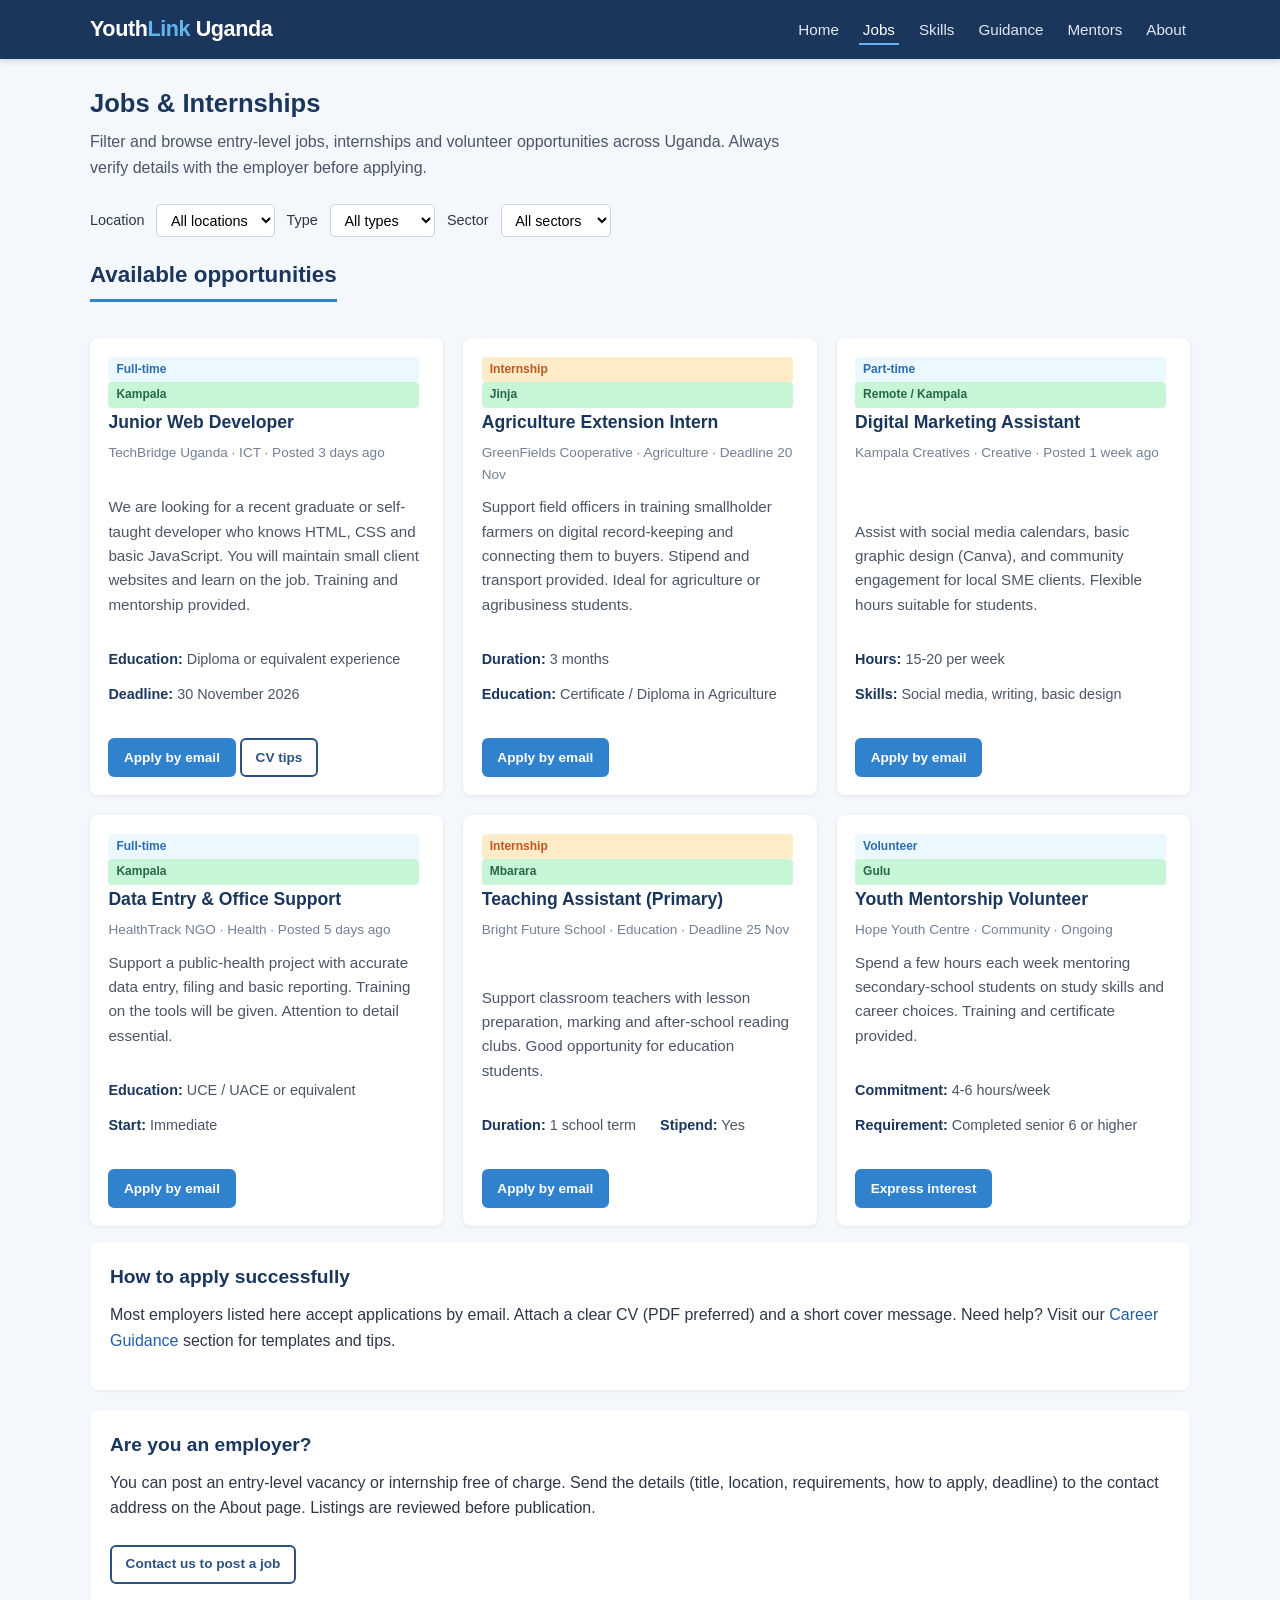
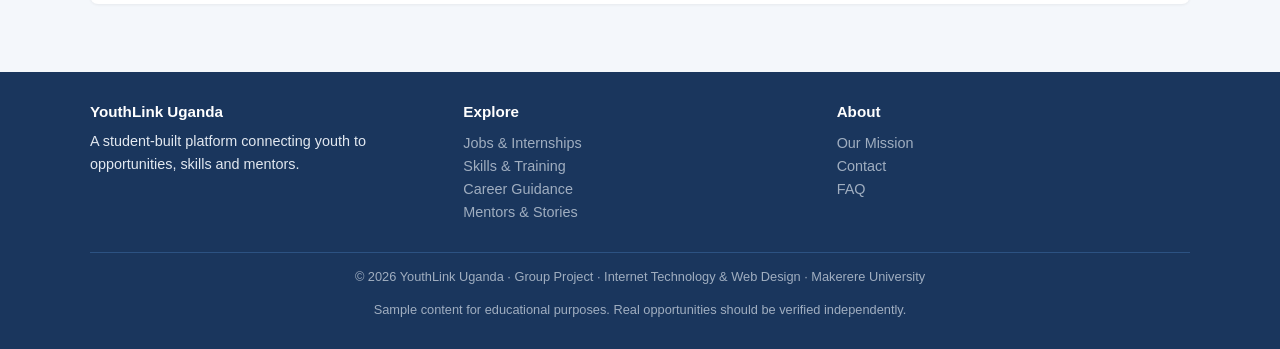
<file: jobs.html>
<!DOCTYPE html>
<html lang="en">
<head>
  <meta charset="UTF-8">
  <meta name="viewport" content="width=device-width, initial-scale=1.0">
  <meta name="description" content="Browse job and internship opportunities for youth in Uganda - YouthLink Uganda.">
  <title>Jobs &amp; Internships - YouthLink Uganda</title>
  <link rel="stylesheet" href="css/styles.css">
</head>
<body>
  <header class="site-header">
    <div class="container header-inner">
      <a href="index.html" class="logo">Youth<span>Link</span> Uganda</a>
      <nav class="main-nav" aria-label="Main navigation">
        <ul>
          <li><a href="index.html">Home</a></li>
          <li><a href="jobs.html" class="active">Jobs</a></li>
          <li><a href="skills.html">Skills</a></li>
          <li><a href="guidance.html">Guidance</a></li>
          <li><a href="mentors.html">Mentors</a></li>
          <li><a href="about.html">About</a></li>
        </ul>
      </nav>
    </div>
  </header>

  <main class="main-content">
    <div class="container">
      <div class="page-header">
        <h1>Jobs &amp; Internships</h1>
        <p>Filter and browse entry-level jobs, internships and volunteer opportunities across Uganda. Always verify details with the employer before applying.</p>
      </div>

      <!-- Simple filter bar (static for demonstration) -->
      <div class="filter-bar" role="search" aria-label="Filter opportunities">
        <label for="location">Location</label>
        <select id="location" name="location">
          <option value="">All locations</option>
          <option>Kampala</option>
          <option>Jinja</option>
          <option>Mbarara</option>
          <option>Gulu</option>
          <option>Remote</option>
        </select>
        <label for="type">Type</label>
        <select id="type" name="type">
          <option value="">All types</option>
          <option>Full-time</option>
          <option>Part-time</option>
          <option>Internship</option>
          <option>Volunteer</option>
        </select>
        <label for="sector">Sector</label>
        <select id="sector" name="sector">
          <option value="">All sectors</option>
          <option>ICT</option>
          <option>Agriculture</option>
          <option>Health</option>
          <option>Education</option>
          <option>Creative</option>
        </select>
      </div>

      <h2 class="section-title">Available opportunities</h2>
      <div class="card-grid">
        <!-- Job 1 -->
        <article class="card" id="job-webdev">
          <div class="card-body">
            <span class="badge">Full-time</span>
            <span class="badge badge-green">Kampala</span>
            <h3>Junior Web Developer</h3>
            <p class="meta">TechBridge Uganda · ICT · Posted 3 days ago</p>
            <p>We are looking for a recent graduate or self-taught developer who knows HTML, CSS and basic JavaScript. You will maintain small client websites and learn on the job. Training and mentorship provided.</p>
            <div class="detail-meta">
              <span><strong>Education:</strong> Diploma or equivalent experience</span>
              <span><strong>Deadline:</strong> 30 November 2026</span>
            </div>
            <div class="card-actions">
              <a href="mailto:careers@techbridge.ug?subject=Junior%20Web%20Developer" class="btn btn-primary btn-sm">Apply by email</a>
              <a href="guidance.html" class="btn btn-outline btn-sm">CV tips</a>
            </div>
          </div>
        </article>

        <!-- Job 2 -->
        <article class="card">
          <div class="card-body">
            <span class="badge badge-orange">Internship</span>
            <span class="badge badge-green">Jinja</span>
            <h3>Agriculture Extension Intern</h3>
            <p class="meta">GreenFields Cooperative · Agriculture · Deadline 20 Nov</p>
            <p>Support field officers in training smallholder farmers on digital record-keeping and connecting them to buyers. Stipend and transport provided. Ideal for agriculture or agribusiness students.</p>
            <div class="detail-meta">
              <span><strong>Duration:</strong> 3 months</span>
              <span><strong>Education:</strong> Certificate / Diploma in Agriculture</span>
            </div>
            <div class="card-actions">
              <a href="mailto:interns@greenfields.ug" class="btn btn-primary btn-sm">Apply by email</a>
            </div>
          </div>
        </article>

        <!-- Job 3 -->
        <article class="card">
          <div class="card-body">
            <span class="badge">Part-time</span>
            <span class="badge badge-green">Remote / Kampala</span>
            <h3>Digital Marketing Assistant</h3>
            <p class="meta">Kampala Creatives · Creative · Posted 1 week ago</p>
            <p>Assist with social media calendars, basic graphic design (Canva), and community engagement for local SME clients. Flexible hours suitable for students.</p>
            <div class="detail-meta">
              <span><strong>Hours:</strong> 15-20 per week</span>
              <span><strong>Skills:</strong> Social media, writing, basic design</span>
            </div>
            <div class="card-actions">
              <a href="mailto:hello@kampalacreatives.ug" class="btn btn-primary btn-sm">Apply by email</a>
            </div>
          </div>
        </article>

        <!-- Job 4 -->
        <article class="card">
          <div class="card-body">
            <span class="badge">Full-time</span>
            <span class="badge badge-green">Kampala</span>
            <h3>Data Entry &amp; Office Support</h3>
            <p class="meta">HealthTrack NGO · Health · Posted 5 days ago</p>
            <p>Support a public-health project with accurate data entry, filing and basic reporting. Training on the tools will be given. Attention to detail essential.</p>
            <div class="detail-meta">
              <span><strong>Education:</strong> UCE / UACE or equivalent</span>
              <span><strong>Start:</strong> Immediate</span>
            </div>
            <div class="card-actions">
              <a href="mailto:hr@healthtrack.ug" class="btn btn-primary btn-sm">Apply by email</a>
            </div>
          </div>
        </article>

        <!-- Job 5 -->
        <article class="card">
          <div class="card-body">
            <span class="badge badge-orange">Internship</span>
            <span class="badge badge-green">Mbarara</span>
            <h3>Teaching Assistant (Primary)</h3>
            <p class="meta">Bright Future School · Education · Deadline 25 Nov</p>
            <p>Support classroom teachers with lesson preparation, marking and after-school reading clubs. Good opportunity for education students.</p>
            <div class="detail-meta">
              <span><strong>Duration:</strong> 1 school term</span>
              <span><strong>Stipend:</strong> Yes</span>
            </div>
            <div class="card-actions">
              <a href="mailto:admin@brightfutureschool.ug" class="btn btn-primary btn-sm">Apply by email</a>
            </div>
          </div>
        </article>

        <!-- Job 6 -->
        <article class="card">
          <div class="card-body">
            <span class="badge">Volunteer</span>
            <span class="badge badge-green">Gulu</span>
            <h3>Youth Mentorship Volunteer</h3>
            <p class="meta">Hope Youth Centre · Community · Ongoing</p>
            <p>Spend a few hours each week mentoring secondary-school students on study skills and career choices. Training and certificate provided.</p>
            <div class="detail-meta">
              <span><strong>Commitment:</strong> 4-6 hours/week</span>
              <span><strong>Requirement:</strong> Completed senior 6 or higher</span>
            </div>
            <div class="card-actions">
              <a href="mailto:volunteer@hopeyouth.ug" class="btn btn-primary btn-sm">Express interest</a>
            </div>
          </div>
        </article>
      </div>

      <div class="content-block mt-2">
        <h2>How to apply successfully</h2>
        <p>Most employers listed here accept applications by email. Attach a clear CV (PDF preferred) and a short cover message. Need help? Visit our <a href="guidance.html">Career Guidance</a> section for templates and tips.</p>
      </div>

      <div class="content-block">
        <h2>Are you an employer?</h2>
        <p>You can post an entry-level vacancy or internship free of charge. Send the details (title, location, requirements, how to apply, deadline) to the contact address on the About page. Listings are reviewed before publication.</p>
        <a href="about.html#contact" class="btn btn-outline btn-sm mt-1">Contact us to post a job</a>
      </div>
    </div>
  </main>

  <footer class="site-footer">
    <div class="container">
      <div class="footer-grid">
        <div>
          <h3>YouthLink Uganda</h3>
          <p>A student-built platform connecting youth to opportunities, skills and mentors.</p>
        </div>
        <div>
          <h3>Explore</h3>
          <ul>
            <li><a href="jobs.html">Jobs &amp; Internships</a></li>
            <li><a href="skills.html">Skills &amp; Training</a></li>
            <li><a href="guidance.html">Career Guidance</a></li>
            <li><a href="mentors.html">Mentors &amp; Stories</a></li>
          </ul>
        </div>
        <div>
          <h3>About</h3>
          <ul>
            <li><a href="about.html">Our Mission</a></li>
            <li><a href="about.html#contact">Contact</a></li>
            <li><a href="about.html#faq">FAQ</a></li>
          </ul>
        </div>
      </div>
      <div class="footer-bottom">
        <p>&copy; 2026 YouthLink Uganda · Group Project · Internet Technology &amp; Web Design · Makerere University</p>
        <p>Sample content for educational purposes. Real opportunities should be verified independently.</p>
      </div>
    </div>
  </footer>
</body>
</html>
</file>
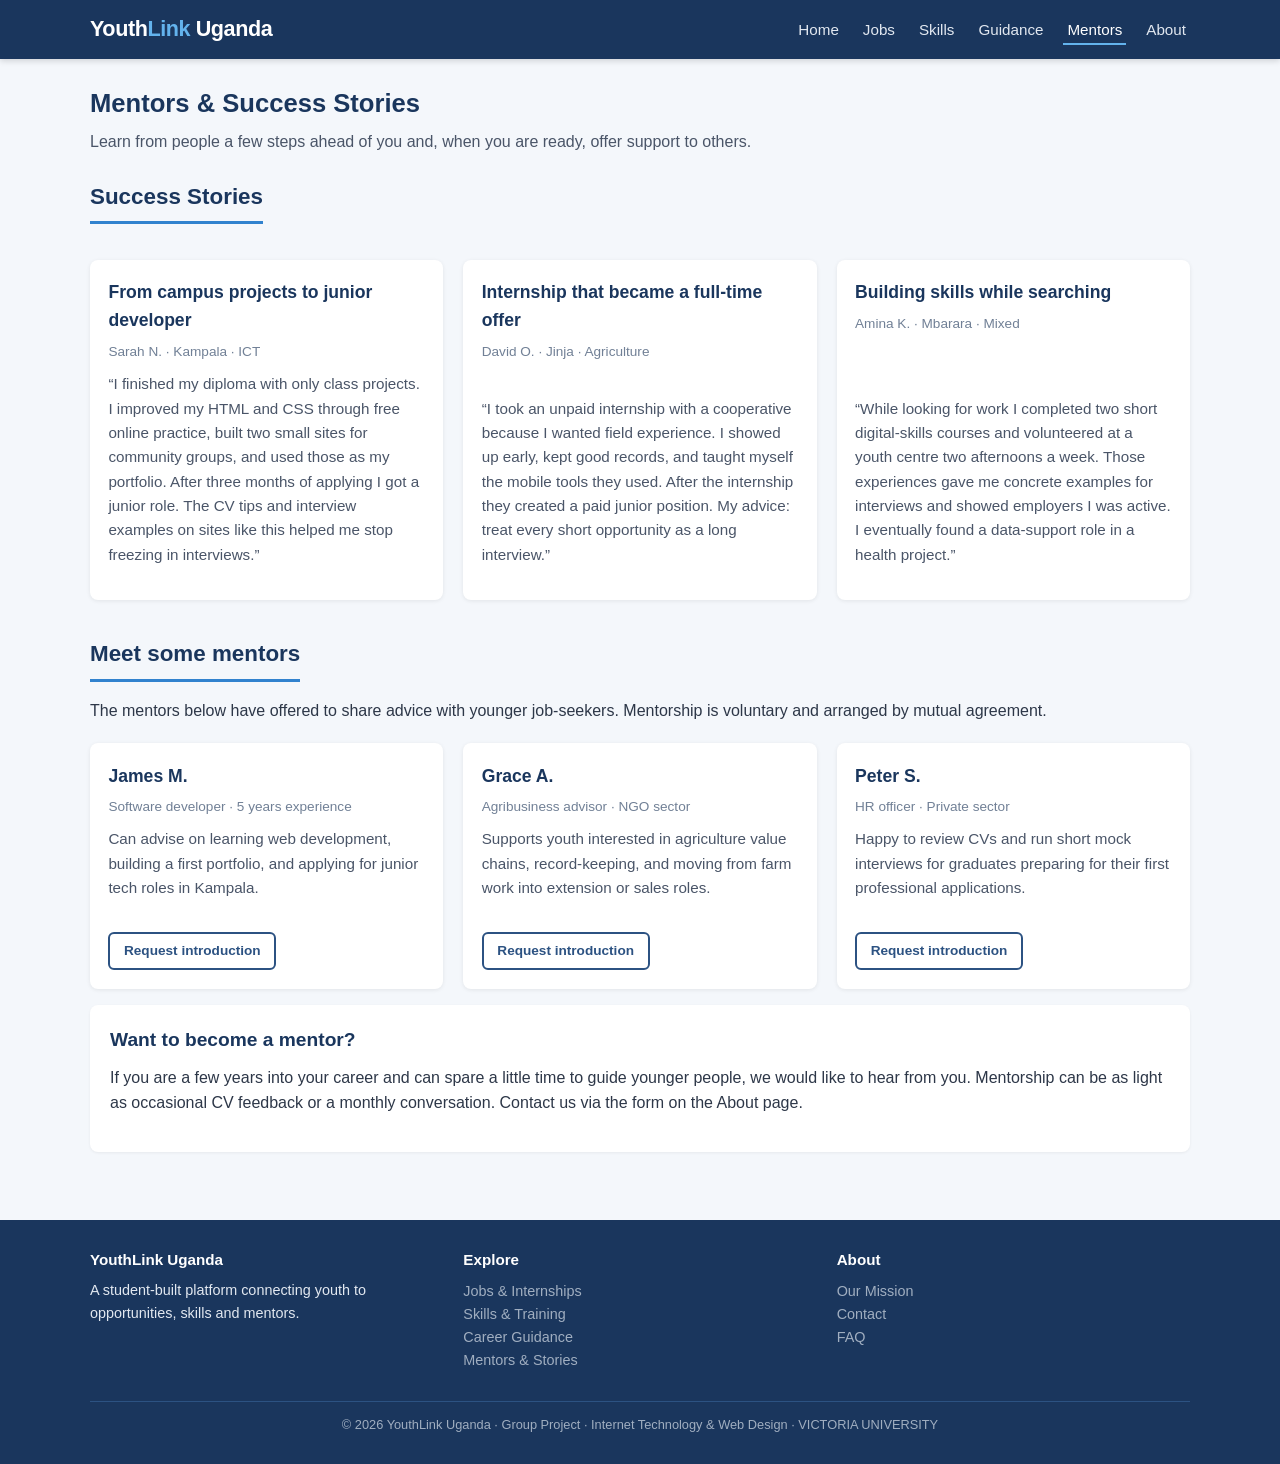
<file: mentors.html>
<!DOCTYPE html>
<html lang="en">
<head>
  <meta charset="UTF-8">
  <meta name="viewport" content="width=device-width, initial-scale=1.0">
  <meta name="description" content="Connect with mentors and read success stories from young Ugandans - YouthLink Uganda.">
  <title>Mentors &amp; Success Stories - YouthLink Uganda</title>
  <link rel="stylesheet" href="css/styles.css">
</head>
<body>
  <header class="site-header">
    <div class="container header-inner">
      <a href="index.html" class="logo">Youth<span>Link</span> Uganda</a>
      <nav class="main-nav" aria-label="Main navigation">
        <ul>
          <li><a href="index.html">Home</a></li>
          <li><a href="jobs.html">Jobs</a></li>
          <li><a href="skills.html">Skills</a></li>
          <li><a href="guidance.html">Guidance</a></li>
          <li><a href="mentors.html" class="active">Mentors</a></li>
          <li><a href="about.html">About</a></li>
        </ul>
      </nav>
    </div>
  </header>

  <main class="main-content">
    <div class="container">
      <div class="page-header">
        <h1>Mentors &amp; Success Stories</h1>
        <p>Learn from people a few steps ahead of you and, when you are ready, offer support to others.</p>
      </div>

      <h2 class="section-title">Success Stories</h2>
      <div class="card-grid">
        <article class="card">
          <div class="card-body">
            <h3>From campus projects to junior developer</h3>
            <p class="meta">Sarah N. · Kampala · ICT</p>
            <p>“I finished my diploma with only class projects. I improved my HTML and CSS through free online practice, built two small sites for community groups, and used those as my portfolio. After three months of applying I got a junior role. The CV tips and interview examples on sites like this helped me stop freezing in interviews.&rdquo;</p>
          </div>
        </article>
        <article class="card">
          <div class="card-body">
            <h3>Internship that became a full-time offer</h3>
            <p class="meta">David O. · Jinja · Agriculture</p>
            <p>“I took an unpaid internship with a cooperative because I wanted field experience. I showed up early, kept good records, and taught myself the mobile tools they used. After the internship they created a paid junior position. My advice: treat every short opportunity as a long interview.&rdquo;</p>
          </div>
        </article>
        <article class="card">
          <div class="card-body">
            <h3>Building skills while searching</h3>
            <p class="meta">Amina K. · Mbarara · Mixed</p>
            <p>“While looking for work I completed two short digital-skills courses and volunteered at a youth centre two afternoons a week. Those experiences gave me concrete examples for interviews and showed employers I was active. I eventually found a data-support role in a health project.&rdquo;</p>
          </div>
        </article>
      </div>

      <h2 class="section-title" style="margin-top: 2.25rem;">Meet some mentors</h2>
      <p class="mb-2">The mentors below have offered to share advice with younger job-seekers. Mentorship is voluntary and arranged by mutual agreement.</p>

      <div class="card-grid">
        <article class="card">
          <div class="card-body">
            <h3>James M.</h3>
            <p class="meta">Software developer · 5 years experience</p>
            <p>Can advise on learning web development, building a first portfolio, and applying for junior tech roles in Kampala.</p>
            <div class="card-actions">
              <a href="about.html#contact" class="btn btn-outline btn-sm">Request introduction</a>
            </div>
          </div>
        </article>
        <article class="card">
          <div class="card-body">
            <h3>Grace A.</h3>
            <p class="meta">Agribusiness advisor · NGO sector</p>
            <p>Supports youth interested in agriculture value chains, record-keeping, and moving from farm work into extension or sales roles.</p>
            <div class="card-actions">
              <a href="about.html#contact" class="btn btn-outline btn-sm">Request introduction</a>
            </div>
          </div>
        </article>
        <article class="card">
          <div class="card-body">
            <h3>Peter S.</h3>
            <p class="meta">HR officer · Private sector</p>
            <p>Happy to review CVs and run short mock interviews for graduates preparing for their first professional applications.</p>
            <div class="card-actions">
              <a href="about.html#contact" class="btn btn-outline btn-sm">Request introduction</a>
            </div>
          </div>
        </article>
      </div>

      <div class="content-block mt-2">
        <h2>Want to become a mentor?</h2>
        <p>If you are a few years into your career and can spare a little time to guide younger people, we would like to hear from you. Mentorship can be as light as occasional CV feedback or a monthly conversation. Contact us via the form on the About page.</p>
      </div>
    </div>
  </main>

  <footer class="site-footer">
    <div class="container">
      <div class="footer-grid">
        <div>
          <h3>YouthLink Uganda</h3>
          <p>A student-built platform connecting youth to opportunities, skills and mentors.</p>
        </div>
        <div>
          <h3>Explore</h3>
          <ul>
            <li><a href="jobs.html">Jobs &amp; Internships</a></li>
            <li><a href="skills.html">Skills &amp; Training</a></li>
            <li><a href="guidance.html">Career Guidance</a></li>
            <li><a href="mentors.html">Mentors &amp; Stories</a></li>
          </ul>
        </div>
        <div>
          <h3>About</h3>
          <ul>
            <li><a href="about.html">Our Mission</a></li>
            <li><a href="about.html#contact">Contact</a></li>
            <li><a href="about.html#faq">FAQ</a></li>
          </ul>
        </div>
      </div>
      <div class="footer-bottom">
        <p>&copy; 2026 YouthLink Uganda · Group Project · Internet Technology &amp; Web Design · VICTORIA UNIVERSITY</p>
      </div>
    </div>
  </footer>
</body>
</html>
</file>
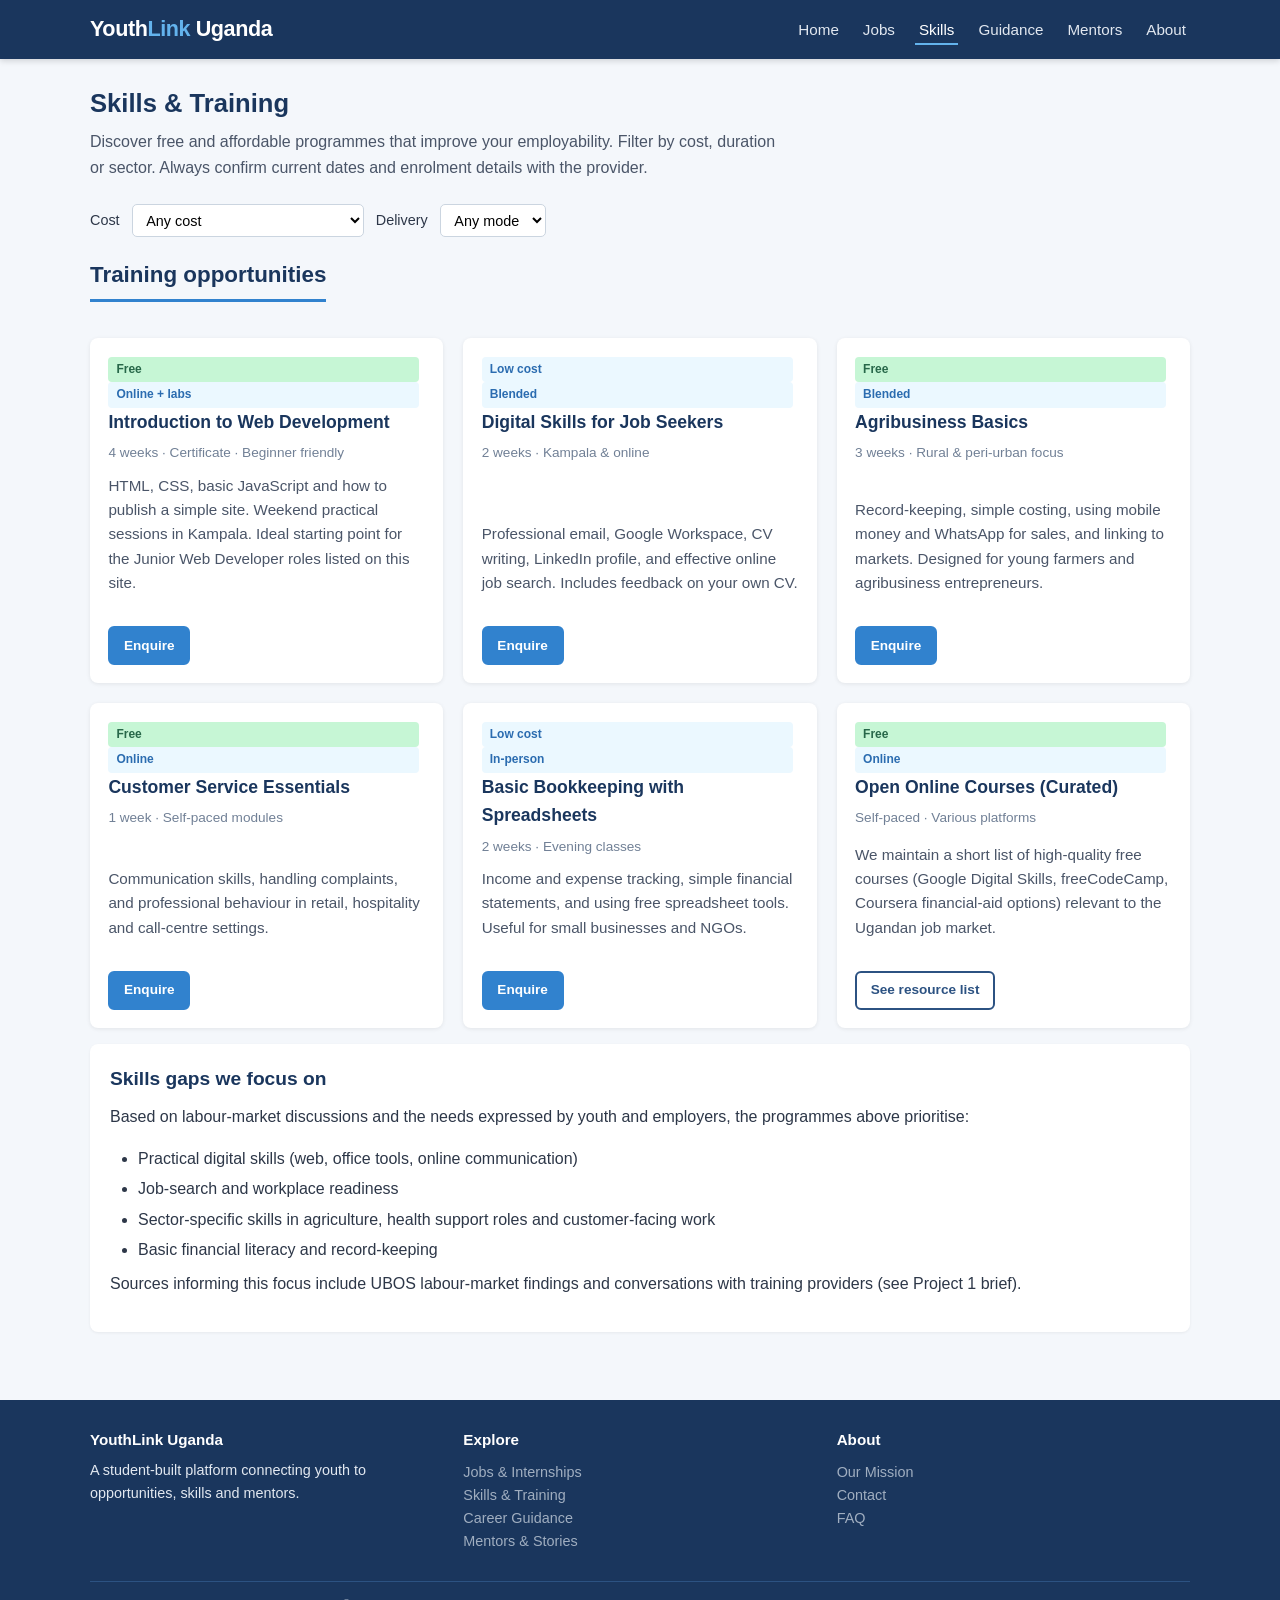
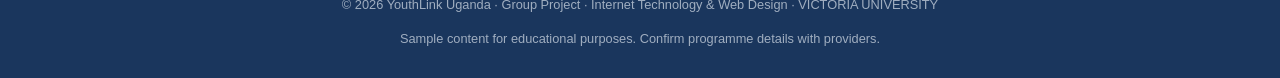
<file: skills.html>
<!DOCTYPE html>
<html lang="en">
<head>
  <meta charset="UTF-8">
  <meta name="viewport" content="width=device-width, initial-scale=1.0">
  <meta name="description" content="Free and low-cost skills programmes and learning resources for Ugandan youth - YouthLink Uganda.">
  <title>Skills &amp; Training - YouthLink Uganda</title>
  <link rel="stylesheet" href="css/styles.css">
</head>
<body>
  <header class="site-header">
    <div class="container header-inner">
      <a href="index.html" class="logo">Youth<span>Link</span> Uganda</a>
      <nav class="main-nav" aria-label="Main navigation">
        <ul>
          <li><a href="index.html">Home</a></li>
          <li><a href="jobs.html">Jobs</a></li>
          <li><a href="skills.html" class="active">Skills</a></li>
          <li><a href="guidance.html">Guidance</a></li>
          <li><a href="mentors.html">Mentors</a></li>
          <li><a href="about.html">About</a></li>
        </ul>
      </nav>
    </div>
  </header>

  <main class="main-content">
    <div class="container">
      <div class="page-header">
        <h1>Skills &amp; Training</h1>
        <p>Discover free and affordable programmes that improve your employability. Filter by cost, duration or sector. Always confirm current dates and enrolment details with the provider.</p>
      </div>

      <div class="filter-bar">
        <label for="cost">Cost</label>
        <select id="cost" name="cost">
          <option value="">Any cost</option>
          <option>Free</option>
          <option>Low cost (under UGX 50,000)</option>
          <option>Paid</option>
        </select>
        <label for="mode">Delivery</label>
        <select id="mode" name="mode">
          <option value="">Any mode</option>
          <option>Online</option>
          <option>In-person</option>
          <option>Blended</option>
        </select>
      </div>

      <h2 class="section-title">Training opportunities</h2>
      <div class="card-grid">
        <article class="card">
          <div class="card-body">
            <span class="badge badge-green">Free</span>
            <span class="badge">Online + labs</span>
            <h3>Introduction to Web Development</h3>
            <p class="meta">4 weeks · Certificate · Beginner friendly</p>
            <p>HTML, CSS, basic JavaScript and how to publish a simple site. Weekend practical sessions in Kampala. Ideal starting point for the Junior Web Developer roles listed on this site.</p>
            <div class="card-actions">
              <a href="about.html#contact" class="btn btn-primary btn-sm">Enquire</a>
            </div>
          </div>
        </article>

        <article class="card">
          <div class="card-body">
            <span class="badge">Low cost</span>
            <span class="badge">Blended</span>
            <h3>Digital Skills for Job Seekers</h3>
            <p class="meta">2 weeks · Kampala &amp; online</p>
            <p>Professional email, Google Workspace, CV writing, LinkedIn profile, and effective online job search. Includes feedback on your own CV.</p>
            <div class="card-actions">
              <a href="about.html#contact" class="btn btn-primary btn-sm">Enquire</a>
            </div>
          </div>
        </article>

        <article class="card">
          <div class="card-body">
            <span class="badge badge-green">Free</span>
            <span class="badge">Blended</span>
            <h3>Agribusiness Basics</h3>
            <p class="meta">3 weeks · Rural &amp; peri-urban focus</p>
            <p>Record-keeping, simple costing, using mobile money and WhatsApp for sales, and linking to markets. Designed for young farmers and agribusiness entrepreneurs.</p>
            <div class="card-actions">
              <a href="about.html#contact" class="btn btn-primary btn-sm">Enquire</a>
            </div>
          </div>
        </article>

        <article class="card">
          <div class="card-body">
            <span class="badge badge-green">Free</span>
            <span class="badge">Online</span>
            <h3>Customer Service Essentials</h3>
            <p class="meta">1 week · Self-paced modules</p>
            <p>Communication skills, handling complaints, and professional behaviour in retail, hospitality and call-centre settings.</p>
            <div class="card-actions">
              <a href="about.html#contact" class="btn btn-primary btn-sm">Enquire</a>
            </div>
          </div>
        </article>

        <article class="card">
          <div class="card-body">
            <span class="badge">Low cost</span>
            <span class="badge">In-person</span>
            <h3>Basic Bookkeeping with Spreadsheets</h3>
            <p class="meta">2 weeks · Evening classes</p>
            <p>Income and expense tracking, simple financial statements, and using free spreadsheet tools. Useful for small businesses and NGOs.</p>
            <div class="card-actions">
              <a href="about.html#contact" class="btn btn-primary btn-sm">Enquire</a>
            </div>
          </div>
        </article>

        <article class="card">
          <div class="card-body">
            <span class="badge badge-green">Free</span>
            <span class="badge">Online</span>
            <h3>Open Online Courses (Curated)</h3>
            <p class="meta">Self-paced · Various platforms</p>
            <p>We maintain a short list of high-quality free courses (Google Digital Skills, freeCodeCamp, Coursera financial-aid options) relevant to the Ugandan job market.</p>
            <div class="card-actions">
              <a href="guidance.html" class="btn btn-outline btn-sm">See resource list</a>
            </div>
          </div>
        </article>
      </div>

      <div class="content-block mt-2">
        <h2>Skills gaps we focus on</h2>
        <p>Based on labour-market discussions and the needs expressed by youth and employers, the programmes above prioritise:</p>
        <ul>
          <li>Practical digital skills (web, office tools, online communication)</li>
          <li>Job-search and workplace readiness</li>
          <li>Sector-specific skills in agriculture, health support roles and customer-facing work</li>
          <li>Basic financial literacy and record-keeping</li>
        </ul>
        <p class="mt-1">Sources informing this focus include UBOS labour-market findings and conversations with training providers (see Project 1 brief).</p>
      </div>
    </div>
  </main>

  <footer class="site-footer">
    <div class="container">
      <div class="footer-grid">
        <div>
          <h3>YouthLink Uganda</h3>
          <p>A student-built platform connecting youth to opportunities, skills and mentors.</p>
        </div>
        <div>
          <h3>Explore</h3>
          <ul>
            <li><a href="jobs.html">Jobs &amp; Internships</a></li>
            <li><a href="skills.html">Skills &amp; Training</a></li>
            <li><a href="guidance.html">Career Guidance</a></li>
            <li><a href="mentors.html">Mentors &amp; Stories</a></li>
          </ul>
        </div>
        <div>
          <h3>About</h3>
          <ul>
            <li><a href="about.html">Our Mission</a></li>
            <li><a href="about.html#contact">Contact</a></li>
            <li><a href="about.html#faq">FAQ</a></li>
          </ul>
        </div>
      </div>
      <div class="footer-bottom">
        <p>&copy; 2026 YouthLink Uganda · Group Project · Internet Technology &amp; Web Design · VICTORIA UNIVERSITY</p>
        <p>Sample content for educational purposes. Confirm programme details with providers.</p>
      </div>
    </div>
  </footer>
</body>
</html>
</file>
<file: css/styles.css>
/* ============================================
   YouthLink Uganda - Shared Stylesheet
   Project 2 - Internet Technology & Web Design
   Clean, semantic, mobile-first, W3C-friendly
   ============================================ */

/* ---------- Reset & Base ---------- */
* {
  box-sizing: border-box;
}

html {
  font-size: 16px;
  scroll-behavior: smooth;
}

body {
  margin: 0;
  font-family: "Segoe UI", Tahoma, Arial, sans-serif;
  line-height: 1.6;
  color: #2d3748;
  background: #f4f7fb;
  min-height: 100vh;
}

img {
  max-width: 100%;
  height: auto;
  display: block;
}

a {
  color: #1f5fa8;
  text-decoration: none;
}

a:hover, a:focus {
  text-decoration: underline;
  outline: none;
}

ul, ol {
  padding-left: 1.25rem;
  margin-top: 0.5rem;
  margin-bottom: 0.5rem;
}

h1, h2, h3, h4, p {
  margin-top: 0;
}

/* ---------- Layout helpers ---------- */
.container {
  width: min(1100px, calc(100% - 2rem));
  margin: 0 auto;
}

.main-content {
  flex: 1;
  padding: 1.5rem 0 3rem;
}

/* ---------- Header & Navigation ---------- */
.site-header {
  background-color: #1a365d;
  color: #ffffff;
  padding: 0.75rem 0;
  position: sticky;
  top: 0;
  z-index: 100;
  box-shadow: 0 2px 6px rgba(0,0,0,0.15);
}

.header-inner {
  display: flex;
  flex-wrap: wrap;
  align-items: center;
  justify-content: space-between;
  gap: 0.75rem;
}

.logo {
  font-size: 1.35rem;
  font-weight: 700;
  color: #ffffff;
  letter-spacing: -0.02em;
}

.logo span {
  color: #63b3ed;
}

.logo:hover {
  text-decoration: none;
  opacity: 0.95;
}

.main-nav ul {
  display: flex;
  flex-wrap: wrap;
  gap: 0.25rem 1rem;
  list-style: none;
  padding-left: 0;
  margin: 0;
}

.main-nav a {
  color: #e2e8f0;
  font-weight: 500;
  font-size: 0.95rem;
  padding: 0.35rem 0.25rem;
  border-bottom: 2px solid transparent;
  transition: color 0.15s, border-color 0.15s;
}

.main-nav a:hover,
.main-nav a:focus {
  color: #ffffff;
  border-bottom-color: #63b3ed;
  text-decoration: none;
}

.main-nav a.active {
  color: #ffffff;
  border-bottom-color: #63b3ed;
}

/* ---------- Hero ---------- */
.hero {
  background: linear-gradient(135deg, #1a365d 0%, #2c5282 100%);
  color: #ffffff;
  padding: 2.5rem 0;
  text-align: center;
}

.hero h1 {
  font-size: clamp(2rem, 4vw, 3rem);
  margin-bottom: 0.75rem;
  line-height: 1.25;
}

.hero p {
  font-size: 1.05rem;
  max-width: 640px;
  margin: 0 auto 1.5rem;
  opacity: 0.95;
}

.hero-actions {
  display: flex;
  flex-wrap: wrap;
  gap: 0.75rem;
  justify-content: center;
}

/* ---------- Buttons ---------- */
.btn {
  display: inline-block;
  padding: 0.65rem 1.25rem;
  font-size: 0.95rem;
  font-weight: 600;
  border-radius: 6px;
  border: 2px solid transparent;
  cursor: pointer;
  text-align: center;
  transition: background 0.15s, color 0.15s, border-color 0.15s;
}

.btn:hover, .btn:focus {
  text-decoration: none;
}

.btn-primary {
  background-color: #3182ce;
  color: #ffffff;
  border-color: #3182ce;
}

.btn-primary:hover, .btn-primary:focus {
  background-color: #2b6cb0;
  border-color: #2b6cb0;
}

.btn-secondary {
  background-color: transparent;
  color: #ffffff;
  border-color: #ffffff;
}

.btn-secondary:hover, .btn-secondary:focus {
  background-color: rgba(255,255,255,0.15);
}

.btn-outline {
  background-color: transparent;
  color: #2c5282;
  border-color: #2c5282;
}

.btn-outline:hover, .btn-outline:focus {
  background-color: #2c5282;
  color: #ffffff;
}

.btn-sm {
  padding: 0.4rem 0.85rem;
  font-size: 0.85rem;
}

/* ---------- Cards & Grids ---------- */
.section-title {
  font-size: 1.4rem;
  color: #1a365d;
  margin-bottom: 1rem;
  padding-bottom: 0.4rem;
  border-bottom: 3px solid #3182ce;
  display: inline-block;
}

.card-grid {
  display: grid;
  grid-template-columns: 1fr;
  gap: 1.25rem;
  margin-top: 1.25rem;
}

.card {
  background: #ffffff;
  border-radius: 8px;
  box-shadow: 0 1px 4px rgba(0,0,0,0.08);
  overflow: hidden;
  display: flex;
  flex-direction: column;
  transition: box-shadow 0.2s;
}

.card:hover {
  box-shadow: 0 4px 12px rgba(0,0,0,0.12);
}

.card-body {
  padding: 1.15rem;
  flex: 1;
  display: flex;
  flex-direction: column;
}

.card h3 {
  font-size: 1.1rem;
  color: #1a365d;
  margin-bottom: 0.4rem;
}

.card .meta {
  font-size: 0.85rem;
  color: #718096;
  margin-bottom: 0.6rem;
}

.card p {
  font-size: 0.95rem;
  color: #4a5568;
  flex: 1;
}

.card .card-actions {
  margin-top: 1rem;
}

.badge {
  display: inline-block;
  font-size: 0.75rem;
  font-weight: 600;
  padding: 0.2rem 0.5rem;
  border-radius: 4px;
  background: #ebf8ff;
  color: #2b6cb0;
  margin-right: 0.35rem;
}

.badge-green {
  background: #c6f6d5;
  color: #276749;
}

.badge-orange {
  background: #feebc8;
  color: #c05621;
}

/* ---------- Stats strip ---------- */
.stats {
  display: grid;
  grid-template-columns: repeat(auto-fit, minmax(140px, 1fr));
  gap: 1rem;
  margin: 1.5rem 0;
  text-align: center;
}

.stat-item {
  background: #ffffff;
  padding: 1rem;
  border-radius: 8px;
  box-shadow: 0 1px 3px rgba(0,0,0,0.06);
}

.stat-number {
  font-size: 1.6rem;
  font-weight: 700;
  color: #2c5282;
}

.stat-label {
  font-size: 0.85rem;
  color: #718096;
}

/* ---------- Page-specific ---------- */
.page-header {
  margin-bottom: 1.5rem;
}

.page-header h1 {
  font-size: 1.6rem;
  color: #1a365d;
  margin-bottom: 0.35rem;
}

.page-header p {
  color: #4a5568;
  max-width: 700px;
}

.filter-bar {
  display: flex;
  flex-wrap: wrap;
  gap: 0.75rem;
  margin-bottom: 1.25rem;
  align-items: center;
}

.filter-bar label {
  font-size: 0.9rem;
  font-weight: 500;
  color: #2d3748;
}

.filter-bar select,
.filter-bar input {
  padding: 0.4rem 0.6rem;
  border: 1px solid #cbd5e0;
  border-radius: 5px;
  font-size: 0.9rem;
  background: #fff;
}

.detail-meta {
  display: flex;
  flex-wrap: wrap;
  gap: 0.75rem 1.5rem;
  margin: 1rem 0;
  font-size: 0.9rem;
  color: #4a5568;
}

.detail-meta strong {
  color: #1a365d;
}

.content-block {
  background: #ffffff;
  padding: 1.25rem;
  border-radius: 8px;
  box-shadow: 0 1px 3px rgba(0,0,0,0.06);
  margin-bottom: 1.25rem;
}

.content-block h2 {
  font-size: 1.2rem;
  color: #1a365d;
  margin-bottom: 0.6rem;
}

.content-block ul {
  margin-left: 0.5rem;
  margin-top: 0.4rem;
}

.content-block li {
  margin-bottom: 0.3rem;
}

.content-block p,
.content-block li,
.page-header p,
.resource-list li,
.resource-list h3,
.resource-list .meta {
  overflow-wrap: anywhere;
}

.resource-list li > div {
  min-width: 0;
  max-width: 100%;
}

/* Forms */
.form-group {
  margin-bottom: 1rem;
}

.form-group label {
  display: block;
  font-weight: 500;
  margin-bottom: 0.3rem;
  font-size: 0.9rem;
}

.form-group input,
.form-group select,
.form-group textarea {
  width: 100%;
  padding: 0.55rem 0.7rem;
  border: 1px solid #cbd5e0;
  border-radius: 5px;
  font-size: 0.95rem;
  font-family: inherit;
}

.form-group textarea {
  min-height: 110px;
  resize: vertical;
}

.resource-list {
  list-style: none;
  padding-left: 0;
}

.resource-list li {
  background: #ffffff;
  padding: 1rem 1.15rem;
  border-radius: 6px;
  margin-bottom: 0.75rem;
  box-shadow: 0 1px 3px rgba(0,0,0,0.05);
  display: flex;
  flex-wrap: wrap;
  justify-content: space-between;
  align-items: center;
  gap: 0.5rem;
}

.resource-list h3 {
  font-size: 1rem;
  color: #1a365d;
}

/* ---------- Footer ---------- */
.site-footer {
  background-color: #1a365d;
  color: #e2e8f0;
  padding: 1.75rem 0 1rem;
  font-size: 0.9rem;
  margin-top: auto;
}

.footer-grid {
  display: grid;
  grid-template-columns: 1fr;
  gap: 1.25rem;
  margin-bottom: 1.25rem;
}

.footer-grid h3 {
  color: #ffffff;
  font-size: 0.95rem;
  margin-bottom: 0.4rem;
}

.footer-grid ul {
  list-style: none;
  padding-left: 0;
}

.footer-grid a {
  color: #a0aec0;
}

.footer-grid a:hover {
  color: #ffffff;
}

.footer-bottom {
  border-top: 1px solid #2c5282;
  padding-top: 0.85rem;
  text-align: center;
  font-size: 0.8rem;
  color: #a0aec0;
}

/* ---------- Utility ---------- */
.text-center { text-align: center; }
.mt-1 { margin-top: 0.5rem; }
.mt-2 { margin-top: 1rem; }
.mb-2 { margin-bottom: 1rem; }
.sr-only {
  position: absolute;
  width: 1px;
  height: 1px;
  padding: 0;
  margin: -1px;
  overflow: hidden;
  clip: rect(0,0,0,0);
  border: 0;
}

/* ---------- Responsive ---------- */
@media (min-width: 640px) {
  .card-grid {
    grid-template-columns: repeat(2, 1fr);
  }
  .footer-grid {
    grid-template-columns: repeat(3, 1fr);
  }
}

@media (min-width: 900px) {
  .card-grid {
    grid-template-columns: repeat(3, 1fr);
  }
  .hero {
    padding: 3.25rem 0;
  }
}

@media print {
  .site-header, .site-footer, .hero-actions, .filter-bar {
    display: none;
  }
  body {
    background: #fff;
    color: #000;
  }
}
</file>
